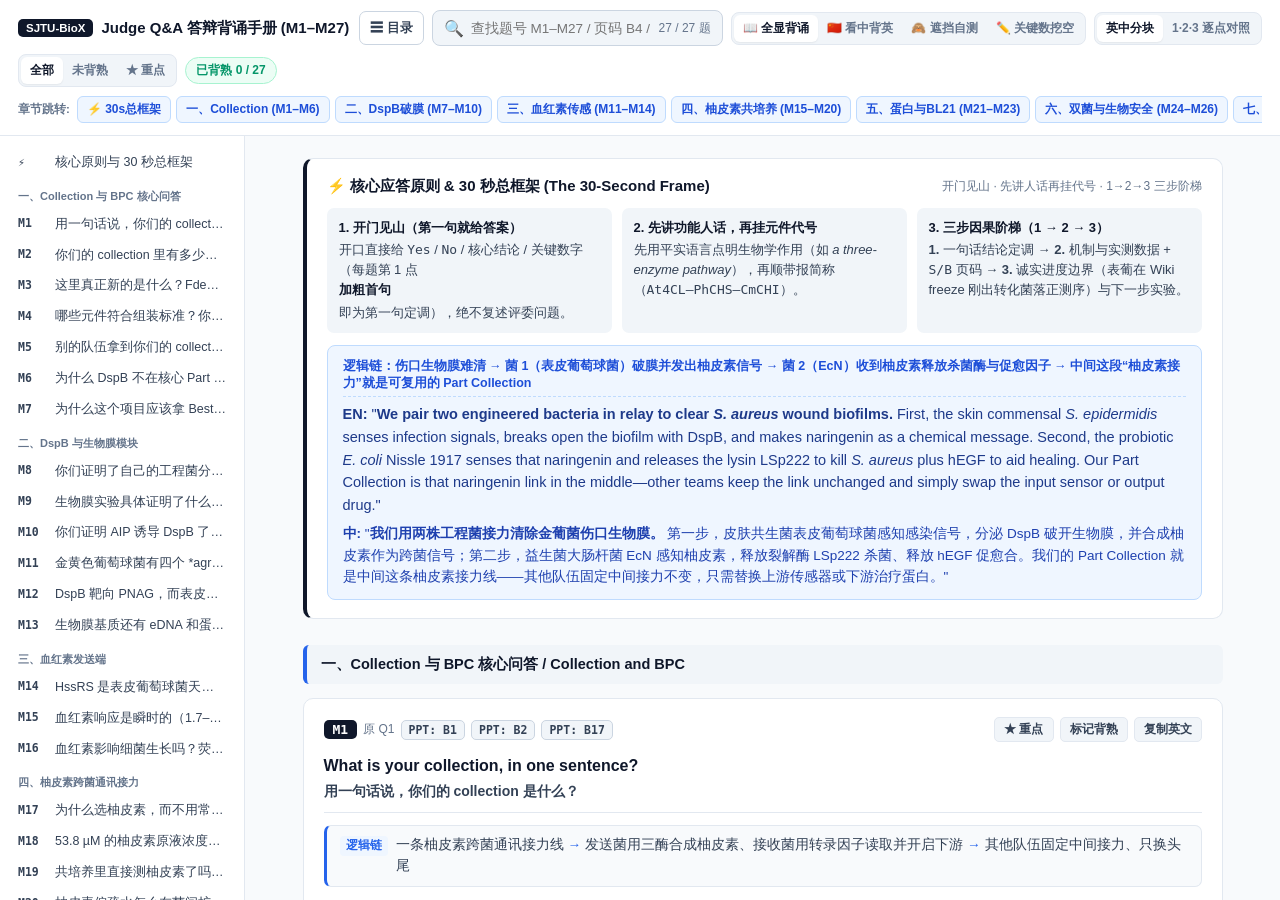
<file: Judge_QA_Memo_Revised_Bilingual.html>
<!DOCTYPE html>
<html lang="zh-CN">
<head>
  <meta charset="UTF-8">
  <meta name="viewport" content="width=device-width, initial-scale=1.0, viewport-fit=cover">
  <meta name="apple-mobile-web-app-capable" content="yes">
  <title>Judge Q&A Memo — 答辩背诵与速查手册 (SJTU-BioX-Shanghai)</title>
  <style>
    :root {
      --bg: #f8fafc;
      --card: #ffffff;
      --surface: #f1f5f9;
      --border: #e2e8f0;
      --border-strong: #cbd5e1;
      --text: #0f172a;
      --text-secondary: #334155;
      --text-muted: #64748b;
      --blue: #2563eb;
      --blue-soft: #eff6ff;
      --green: #059669;
      --green-soft: #ecfdf5;
      --amber: #d97706;
      --amber-soft: #fffbeb;
    }
    * {
      box-sizing: border-box;
      margin: 0;
      padding: 0;
      -webkit-tap-highlight-color: transparent;
    }
    html, body {
      height: 100%;
      height: 100dvh;
      background: var(--bg);
      color: var(--text);
      font-family: -apple-system, BlinkMacSystemFont, "Inter", "SF Pro Text", "PingFang SC", "Hiragino Sans GB", "Microsoft YaHei", sans-serif;
      -webkit-font-smoothing: antialiased;
      overflow: hidden;
      display: flex;
      flex-direction: column;
    }

    /* ================= Top Sticky Header ================= */
    .header {
      background: var(--card);
      border-bottom: 1px solid var(--border);
      padding: 10px 18px;
      display: flex;
      flex-direction: column;
      gap: 9px;
      flex-shrink: 0;
      z-index: 30;
    }
    .header-row1 {
      display: flex;
      align-items: center;
      gap: 8px;
      flex-wrap: wrap;
    }
    .title-group {
      display: flex;
      align-items: center;
      gap: 8px;
      margin-right: 2px;
    }
    .title-badge {
      background: var(--text);
      color: #fff;
      font-size: 11.5px;
      font-weight: 700;
      padding: 3px 8px;
      border-radius: 5px;
    }
    .title-main {
      font-size: 15px;
      font-weight: 700;
      color: var(--text);
      white-space: nowrap;
    }

    /* Search Box */
    .search-box {
      flex: 1 1 240px;
      display: flex;
      align-items: center;
      gap: 7px;
      height: 36px;
      padding: 0 11px;
      background: var(--surface);
      border: 1.5px solid var(--border-strong);
      border-radius: 8px;
      transition: all 0.15s;
    }
    .search-box:focus-within {
      background: var(--card);
      border-color: var(--blue);
      box-shadow: 0 0 0 3px rgba(37, 99, 235, 0.12);
    }
    .search-input {
      flex: 1;
      border: none;
      background: transparent;
      font-size: 13.5px;
      color: var(--text);
      outline: none;
      min-width: 110px;
    }
    .search-count {
      font-size: 12px;
      color: var(--text-muted);
      white-space: nowrap;
      font-variant-numeric: tabular-nums;
    }
    .search-clear {
      border: none;
      background: var(--border-strong);
      color: var(--text);
      width: 18px;
      height: 18px;
      border-radius: 50%;
      font-size: 11px;
      cursor: pointer;
      display: none;
      align-items: center;
      justify-content: center;
    }
    .search-clear.visible {
      display: inline-flex;
    }

    /* Segmented Controls */
    .seg-bar {
      display: inline-flex;
      background: var(--surface);
      padding: 2px;
      border-radius: 8px;
      border: 1px solid var(--border);
      flex-wrap: wrap;
    }
    .seg-btn {
      border: none;
      background: transparent;
      padding: 5px 9px;
      border-radius: 6px;
      font-size: 12px;
      font-weight: 600;
      color: var(--text-muted);
      cursor: pointer;
      white-space: nowrap;
      transition: all 0.12s;
    }
    .seg-btn:hover {
      color: var(--text);
    }
    .seg-btn.active {
      background: var(--card);
      color: var(--text);
      box-shadow: 0 1px 2px rgba(0,0,0,0.06);
    }

    .btn {
      height: 34px;
      padding: 0 10px;
      border-radius: 7px;
      border: 1px solid var(--border-strong);
      background: var(--card);
      color: var(--text-secondary);
      font-size: 12.5px;
      font-weight: 600;
      cursor: pointer;
      white-space: nowrap;
      display: inline-flex;
      align-items: center;
      gap: 5px;
    }
    .btn:hover {
      background: var(--surface);
      color: var(--text);
    }

    .progress-pill {
      font-size: 12px;
      font-weight: 600;
      color: var(--green);
      background: var(--green-soft);
      border: 1px solid #a7f3d0;
      padding: 4px 10px;
      border-radius: 999px;
      white-space: nowrap;
    }

    /* Quick Jump Bar */
    .jump-row {
      display: flex;
      align-items: center;
      gap: 5px;
      overflow-x: auto;
      -webkit-overflow-scrolling: touch;
      padding-bottom: 2px;
    }
    .jump-row::-webkit-scrollbar { height: 0; }
    .jump-tag {
      font-size: 11.5px;
      font-weight: 700;
      color: var(--text-muted);
      white-space: nowrap;
      margin-right: 2px;
    }
    .pill {
      padding: 4px 9px;
      border-radius: 6px;
      border: 1px solid var(--border);
      background: var(--surface);
      color: var(--text-secondary);
      font-size: 12px;
      font-weight: 600;
      cursor: pointer;
      white-space: nowrap;
      transition: all 0.12s;
    }
    .pill:hover {
      border-color: var(--text-secondary);
      background: var(--card);
      color: var(--text);
    }
    .pill.active {
      background: var(--text);
      color: #fff;
      border-color: var(--text);
    }
    .pill.sec-pill {
      background: var(--blue-soft);
      border-color: #bfdbfe;
      color: #1d4ed8;
    }
    .pill.sec-pill:hover {
      background: #dbeafe;
    }
    .divider {
      width: 1px;
      height: 15px;
      background: var(--border-strong);
      margin: 0 3px;
      flex-shrink: 0;
    }

    /* ================= Body Layout ================= */
    .workspace {
      flex: 1;
      display: grid;
      grid-template-columns: 245px minmax(0, 1fr);
      overflow: hidden;
    }
    .workspace.toc-collapsed {
      grid-template-columns: minmax(0, 1fr);
    }
    .workspace.toc-collapsed .sidebar {
      display: none;
    }

    /* Sidebar TOC */
    .sidebar {
      background: var(--card);
      border-right: 1px solid var(--border);
      overflow-y: auto;
      -webkit-overflow-scrolling: touch;
      padding: 12px 10px 40px;
      display: flex;
      flex-direction: column;
      gap: 2px;
    }
    .toc-group-title {
      font-size: 11px;
      font-weight: 700;
      color: var(--text-muted);
      padding: 10px 8px 4px;
      line-height: 1.35;
    }
    .toc-item {
      display: flex;
      align-items: center;
      gap: 7px;
      padding: 6px 8px;
      border-radius: 6px;
      font-size: 12.5px;
      color: var(--text-secondary);
      cursor: pointer;
      text-decoration: none;
      line-height: 1.35;
    }
    .toc-item:hover {
      background: var(--surface);
      color: var(--text);
    }
    .toc-code {
      font-family: ui-monospace, SFMono-Regular, Menlo, monospace;
      font-size: 11.5px;
      font-weight: 700;
      min-width: 30px;
    }
    .toc-title {
      flex: 1;
      overflow: hidden;
      text-overflow: ellipsis;
      white-space: nowrap;
    }
    .toc-status {
      font-size: 11px;
      flex-shrink: 0;
    }

    /* Reader Area */
    .reader {
      overflow-y: auto;
      -webkit-overflow-scrolling: touch;
      padding: 22px 28px 80px;
      scroll-behavior: smooth;
    }
    .reader-inner {
      max-width: 920px;
      margin: 0 auto;
      display: flex;
      flex-direction: column;
      gap: 16px;
    }

    /* Intro Hero Card */
    .intro-card {
      background: var(--card);
      border: 1px solid var(--border);
      border-left: 4px solid var(--text);
      border-radius: 10px;
      padding: 18px 20px;
      display: flex;
      flex-direction: column;
      gap: 12px;
      scroll-margin-top: 16px;
    }
    .intro-title {
      font-size: 15px;
      font-weight: 700;
      color: var(--text);
      display: flex;
      align-items: center;
      justify-content: space-between;
      flex-wrap: wrap;
      gap: 6px;
    }
    .rules-grid {
      display: grid;
      grid-template-columns: repeat(auto-fit, minmax(220px, 1fr));
      gap: 10px;
    }
    .rule-box {
      background: var(--surface);
      border-radius: 7px;
      padding: 10px 12px;
      font-size: 13px;
      line-height: 1.55;
      color: var(--text-secondary);
    }
    .rule-box strong {
      color: var(--text);
      display: block;
      margin-bottom: 2px;
    }
    .frame-box {
      background: var(--blue-soft);
      border: 1px solid #bfdbfe;
      border-radius: 8px;
      padding: 12px 15px;
      display: flex;
      flex-direction: column;
      gap: 6px;
    }
    .frame-logic {
      font-size: 12.5px;
      font-weight: 600;
      color: #1d4ed8;
      padding-bottom: 4px;
      border-bottom: 1px dashed #bfdbfe;
    }
    .frame-en {
      font-size: 14.5px;
      color: #1e3a8a;
      line-height: 1.58;
    }
    .frame-zh {
      font-size: 13.5px;
      color: #1e40af;
      line-height: 1.58;
    }

    /* Section Header */
    .sec-header {
      padding: 10px 14px;
      margin-top: 10px;
      background: var(--surface);
      border-left: 4px solid var(--blue);
      border-radius: 6px;
      font-size: 14.5px;
      font-weight: 700;
      color: var(--text);
      scroll-margin-top: 16px;
    }

    /* Question & Answer Card */
    .qa-card {
      background: var(--card);
      border: 1px solid var(--border);
      border-radius: 10px;
      padding: 18px 20px;
      display: flex;
      flex-direction: column;
      gap: 12px;
      scroll-margin-top: 16px;
      transition: border-color 0.15s, box-shadow 0.15s;
    }
    .qa-card:hover {
      border-color: var(--border-strong);
    }
    .qa-card.mastered {
      border-left: 4px solid var(--green);
    }
    .qa-card.starred {
      border-left: 4px solid var(--amber);
    }
    .qa-card.flash-highlight {
      border-color: var(--blue);
      box-shadow: 0 0 0 3px rgba(37, 99, 235, 0.2);
    }

    .card-top {
      display: flex;
      align-items: center;
      justify-content: space-between;
      gap: 8px;
      flex-wrap: wrap;
    }
    .card-badges {
      display: flex;
      align-items: center;
      gap: 6px;
      flex-wrap: wrap;
    }
    .m-code {
      font-family: ui-monospace, SFMono-Regular, Menlo, monospace;
      font-size: 13px;
      font-weight: 700;
      background: var(--text);
      color: #fff;
      padding: 2px 9px;
      border-radius: 5px;
    }
    .orig-q {
      font-size: 12px;
      color: var(--text-muted);
      font-weight: 500;
    }
    .slide-chip {
      font-family: ui-monospace, SFMono-Regular, Menlo, monospace;
      font-size: 11.5px;
      font-weight: 600;
      padding: 2px 7px;
      border-radius: 5px;
      background: var(--surface);
      border: 1px solid var(--border-strong);
      color: var(--text-secondary);
      cursor: pointer;
    }
    .slide-chip:hover {
      background: var(--text);
      color: #fff;
      border-color: var(--text);
    }
    .db-chip {
      font-family: ui-monospace, SFMono-Regular, Menlo, monospace;
      font-size: 11px;
      padding: 1px 6px;
      border-radius: 4px;
      background: #f8fafc;
      border: 1px dashed var(--border-strong);
      color: var(--text-muted);
    }

    .card-actions {
      display: flex;
      align-items: center;
      gap: 6px;
    }
    .act-btn {
      font-size: 12px;
      font-weight: 600;
      padding: 3px 9px;
      border-radius: 5px;
      border: 1px solid var(--border);
      background: var(--surface);
      color: var(--text-secondary);
      cursor: pointer;
    }
    .act-btn:hover {
      border-color: var(--text-secondary);
      color: var(--text);
    }
    .act-btn.star-active {
      background: var(--amber-soft);
      border-color: #fcd34d;
      color: var(--amber);
    }
    .act-btn.master-active {
      background: var(--green-soft);
      border-color: #6ee7b7;
      color: var(--green);
    }

    .q-block {
      padding-bottom: 10px;
      border-bottom: 1px solid var(--border);
      display: flex;
      flex-direction: column;
      gap: 4px;
    }
    .q-en {
      font-size: 16px;
      font-weight: 700;
      color: var(--text);
      line-height: 1.45;
    }
    .q-zh {
      font-size: 14px;
      font-weight: 600;
      color: var(--text-secondary);
      line-height: 1.45;
    }

    /* Logic Chain Box (逻辑链) */
    .logic-box {
      background: #f8fafc;
      border: 1px solid var(--border);
      border-left: 3px solid var(--blue);
      border-radius: 7px;
      padding: 9px 13px;
      font-size: 13.5px;
      line-height: 1.55;
      color: var(--text-secondary);
      display: flex;
      align-items: baseline;
      gap: 8px;
    }
    .logic-label {
      font-size: 11.5px;
      font-weight: 700;
      color: var(--blue);
      background: var(--blue-soft);
      padding: 1px 6px;
      border-radius: 4px;
      white-space: nowrap;
      flex-shrink: 0;
    }
    .logic-arrow {
      color: var(--blue);
      font-weight: 700;
      padding: 0 4px;
    }

    /* Answer Points Stack */
    .a-block {
      display: flex;
      flex-direction: column;
      gap: 12px;
    }
    .lang-group {
      display: flex;
      flex-direction: column;
      gap: 8px;
    }
    .lang-group.zh-group {
      padding-top: 10px;
      border-top: 1px dashed var(--border);
    }
    .point-row {
      display: flex;
      align-items: baseline;
      gap: 9px;
      line-height: 1.65;
    }
    .en-group .point-row {
      font-size: 14.8px;
      color: var(--text);
    }
    .zh-group .point-row {
      font-size: 14px;
      color: var(--text-secondary);
    }
    .pt-badge {
      font-family: ui-monospace, SFMono-Regular, Menlo, monospace;
      font-size: 12px;
      font-weight: 700;
      padding: 1px 6px;
      border-radius: 4px;
      flex-shrink: 0;
    }
    .en-group .pt-badge {
      background: var(--blue-soft);
      color: var(--blue);
    }
    .zh-group .pt-badge {
      background: var(--surface);
      color: var(--text-secondary);
    }
    .point-text {
      flex: 1;
    }

    /* Point-by-Point Interleaved Layout (逐点中英对照) */
    .interleaved-stack {
      display: none;
      flex-direction: column;
      gap: 10px;
    }
    body.layout-interleaved .lang-group {
      display: none;
    }
    body.layout-interleaved .interleaved-stack {
      display: flex;
    }
    .interleaved-pair {
      padding: 10px 12px;
      border: 1px solid var(--border);
      border-radius: 7px;
      background: #fcfcfd;
      display: flex;
      flex-direction: column;
      gap: 6px;
    }

    /* Key Terms & Cloze Blanks */
    .key-term {
      font-weight: 700;
      color: #0f172a;
      background: #f1f5f9;
      padding: 0 4px;
      border-radius: 3px;
      border-bottom: 1.5px solid #94a3b8;
      transition: all 0.15s;
    }
    body.mode-cloze .key-term:not(.revealed) {
      color: transparent;
      background: #cbd5e1;
      border-bottom-color: #64748b;
      cursor: pointer;
      user-select: none;
    }

    /* Blur Modes for Active Recall */
    body.mode-hide-all .a-block:not(.revealed) .en-group,
    body.mode-hide-all .a-block:not(.revealed) .zh-group,
    body.mode-hide-all .a-block:not(.revealed) .interleaved-stack,
    body.mode-hide-all .a-block:not(.revealed) .logic-box {
      filter: blur(7px);
      user-select: none;
      cursor: pointer;
    }
    body.mode-zh-cue .a-block:not(.revealed) .en-group,
    body.mode-zh-cue .a-block:not(.revealed) .interleaved-en {
      filter: blur(7px);
      user-select: none;
      cursor: pointer;
    }
    .reveal-hint {
      display: none;
      font-size: 12px;
      color: var(--blue);
      font-weight: 600;
      cursor: pointer;
    }
    body.mode-hide-all .a-block:not(.revealed) .reveal-hint,
    body.mode-zh-cue .a-block:not(.revealed) .reveal-hint {
      display: inline-block;
    }

    mark {
      background: #fef08a;
      color: #0f172a;
      font-weight: 700;
      padding: 0 2px;
      border-radius: 2px;
    }

    @media (pointer: coarse), (max-width: 1024px) {
      .btn, .search-box { height: 38px; }
      .pill { padding: 6px 11px; font-size: 12.5px; }
      .toc-item { padding: 8px 9px; font-size: 13px; }
      .reader { padding: 16px 16px 70px; }
    }
    @media (max-width: 760px) {
      .workspace { grid-template-columns: 1fr; }
      .sidebar { display: none; }
      .workspace.mobile-toc-open { grid-template-columns: 220px 1fr; }
      .workspace.mobile-toc-open .sidebar { display: flex; }
    }
  </style>
</head>
<body>

<header class="header">
  <div class="header-row1">
    <div class="title-group">
      <span class="title-badge">SJTU-BioX</span>
      <span class="title-main">Judge Q&amp;A 答辩背诵手册 (M1–M27)</span>
    </div>

    <button class="btn" id="toggleTocBtn" title="展开/收起左侧目录">☰ 目录</button>

    <!-- Search Input -->
    <div class="search-box">
      <span>🔍</span>
      <input type="text" class="search-input" id="searchInput" placeholder="查找题号 M1–M27 / 页码 B4 / 关键词 (如 表葡、测序、自杀开关、53.8、two bands)...">
      <span class="search-count" id="searchCount">27 / 27 题</span>
      <button class="search-clear" id="searchClearBtn" title="清空">✕</button>
    </div>

    <!-- Recitation Mode Switcher -->
    <div class="seg-bar" id="modeBar">
      <button class="seg-btn active" data-mode="read">📖 全显背诵</button>
      <button class="seg-btn" data-mode="zh-cue">🇨🇳 看中背英</button>
      <button class="seg-btn" data-mode="hide-all">🙈 遮挡自测</button>
      <button class="seg-btn" data-mode="cloze">✏️ 关键数挖空</button>
    </div>

    <!-- Layout Switcher (整段上下 vs 1·2·3逐点对照) -->
    <div class="seg-bar" id="layoutBar">
      <button class="seg-btn active" data-layout="grouped" title="英文 1·2·3 在上，中文 1·2·3 在下">英中分块</button>
      <button class="seg-btn" data-layout="interleaved" title="第1点英中对照 → 第2点英中对照 → 第3点英中对照">1·2·3 逐点对照</button>
    </div>

    <!-- Filter by Mastery / Star -->
    <div class="seg-bar" id="statusFilterBar">
      <button class="seg-btn active" data-status="all">全部</button>
      <button class="seg-btn" data-status="unmastered">未背熟</button>
      <button class="seg-btn" data-status="starred">★ 重点</button>
    </div>

    <span class="progress-pill" id="progressPill">已背熟 0 / 27</span>
  </div>

  <!-- Module & Slide Jump Bar -->
  <div class="jump-row" id="jumpRow"></div>
</header>

<div class="workspace" id="workspace">
  <!-- Left Directory Sidebar -->
  <aside class="sidebar" id="sidebar"></aside>

  <!-- Main Reader -->
  <main class="reader" id="reader">
    <div class="reader-inner" id="readerInner">
      <!-- 30-Second Frame & Core Principles Card -->
      <section class="intro-card" id="sec-intro">
        <div class="intro-title">
          <span>⚡ 核心应答原则 &amp; 30 秒总框架 (The 30-Second Frame)</span>
          <span style="font-size:12px;color:var(--text-muted);font-weight:500;">开门见山 · 先讲人话再挂代号 · 1→2→3 三步阶梯</span>
        </div>
        <div class="rules-grid">
          <div class="rule-box">
            <strong>1. 开门见山（第一句就给答案）</strong>
            开口直接给 <code>Yes</code> / <code>No</code> / 核心结论 / 关键数字（每题第 1 点<strong>加粗首句</strong>即为第一句定调），绝不复述评委问题。
          </div>
          <div class="rule-box">
            <strong>2. 先讲功能人话，再挂元件代号</strong>
            先用平实语言点明生物学作用（如 <i>a three-enzyme pathway</i>），再顺带报简称（<code>At4CL–PhCHS–CmCHI</code>）。
          </div>
          <div class="rule-box">
            <strong>3. 三步因果阶梯（1 → 2 → 3）</strong>
            <b>1.</b> 一句话结论定调 → <b>2.</b> 机制与实测数据 + <code>S/B</code> 页码 → <b>3.</b> 诚实进度边界（表葡在 Wiki freeze 刚出转化菌落正测序）与下一步实验。
          </div>
        </div>
        <div class="frame-box">
          <div class="frame-logic">逻辑链：伤口生物膜难清 → 菌 1（表皮葡萄球菌）破膜并发出柚皮素信号 → 菌 2（EcN）收到柚皮素释放杀菌酶与促愈因子 → 中间这段“柚皮素接力”就是可复用的 Part Collection</div>
          <div class="frame-en"><b>EN:</b> "<b>We pair two engineered bacteria in relay to clear <i>S. aureus</i> wound biofilms.</b> First, the skin commensal <i>S. epidermidis</i> senses infection signals, breaks open the biofilm with DspB, and makes naringenin as a chemical message. Second, the probiotic <i>E. coli</i> Nissle 1917 senses that naringenin and releases the lysin LSp222 to kill <i>S. aureus</i> plus hEGF to aid healing. Our Part Collection is that naringenin link in the middle—other teams keep the link unchanged and simply swap the input sensor or output drug."</div>
          <div class="frame-zh"><b>中:</b> "<b>我们用两株工程菌接力清除金葡菌伤口生物膜。</b> 第一步，皮肤共生菌表皮葡萄球菌感知感染信号，分泌 DspB 破开生物膜，并合成柚皮素作为跨菌信号；第二步，益生菌大肠杆菌 EcN 感知柚皮素，释放裂解酶 LSp222 杀菌、释放 hEGF 促愈合。我们的 Part Collection 就是中间这条柚皮素接力线——其他队伍固定中间接力不变，只需替换上游传感器或下游治疗蛋白。"</div>
        </div>
      </section>

      <!-- M1-M27 Container -->
      <div id="cardsContainer" style="display:flex;flex-direction:column;gap:14px;"></div>
    </div>
  </main>
</div>

<script>
const MEMO_ITEMS = [{"code": "M1", "orig": "原 Q1", "sec_idx": 1, "section": "一、Collection 与 BPC 核心问答 / Collection and BPC", "q_en": "What is your collection, in one sentence?", "q_zh": "用一句话说，你们的 collection 是什么？", "logic": "一条柚皮素跨菌通讯接力线 → 发送菌用三酶合成柚皮素、接收菌用转录因子读取并开启下游 → 其他队伍固定中间接力、只换头尾", "points_en": ["**It is a plug-and-play naringenin communication link between two bacteria.**", "A sender strain synthesizes naringenin through a three-enzyme pathway (`At4CL–PhCHS–CmCHI`), and a receiver strain senses it with a transcription factor (`FdeR/PfdeAR`) to switch on downstream genes.", "Other teams keep this middle signaling link fixed and swap only the upstream sensor or downstream therapeutic cargo."], "points_zh": ["**它是一条即插即用的“柚皮素跨菌通讯接力线”。**", "发送菌通过三酶通路（`At4CL–PhCHS–CmCHI`）合成柚皮素，接收菌通过转录因子（`FdeR/PfdeAR`）读取柚皮素并开启下游基因。", "其他团队固定中间这段通讯链路不变，只需按需替换上游传感器或下游功能载荷。"], "a_en": "1. **It is a plug-and-play naringenin communication link between two bacteria.**\n2. A sender strain synthesizes naringenin through a three-enzyme pathway (`At4CL–PhCHS–CmCHI`), and a receiver strain senses it with a transcription factor (`FdeR/PfdeAR`) to switch on downstream genes.\n3. Other teams keep this middle signaling link fixed and swap only the upstream sensor or downstream therapeutic cargo.", "a_zh": "1. **它是一条即插即用的“柚皮素跨菌通讯接力线”。**\n2. 发送菌通过三酶通路（`At4CL–PhCHS–CmCHI`）合成柚皮素，接收菌通过转录因子（`FdeR/PfdeAR`）读取柚皮素并开启下游基因。\n3. 其他团队固定中间这段通讯链路不变，只需按需替换上游传感器或下游功能载荷。", "evidence": "`B1`, `B2`, `B17`", "refs": ["B1", "B2", "B17"], "db_refs": []}, {"code": "M2", "orig": "原 Q3 + Q46", "sec_idx": 1, "section": "一、Collection 与 BPC 核心问答 / Collection and BPC", "q_en": "How many parts are in the collection, and which ones are functionally validated?", "q_zh": "你们的 collection 里有多少个 part？哪些已经完成了功能验证？", "logic": "13 个核心复合元件 + 4 个辅助测试元件（拆分内部基础元件后共登记 38 条） → 5 大模块已拿到实测数据 → 其余目标底盘质粒已测序或正在转化验证", "points_en": ["**Our collection has 13 core composite constructs and 4 auxiliary test constructs on Slide B17.** The Wiki lists 38 Registry entries because each basic part inside those constructs (`At4CL`, `PhCHS`, `CmCHI`, `FdeR`, `PelB`, `sfGFP`) is also registered individually.", "**Five functional modules have wet-lab data:** heme sensing in *S. epidermidis* (B7/B8), naringenin synthesis in BL21 (B9/B10), naringenin sensing in EcN (B11), 1:1 co-culture signaling (B12), and `LSp222`/`hEGF` protein expression (B14–B16).", "The remaining target-host constructs are sequence-verified and either already in EcN/*S. epidermidis* or completing *S. epidermidis* transformation."], "points_zh": ["**Collection 包含 13 个核心复合构建体和 4 个辅助测试构建体（见 B17 页）。** Wiki 共列出 38 个词条，是因为把复合构建体内部的基础元件（`At4CL`、`PhCHS`、`CmCHI`、`FdeR`、`PelB`、`sfGFP`）也逐一单独登记了。", "**已有 5 块拿到湿实验功能数据：** 表皮葡萄球菌血红素传感（B7/B8）、BL21 柚皮素合成（B9/B10）、EcN 柚皮素响应（B11）、1:1 共培养通讯（B12），以及 `LSp222`/`hEGF` 蛋白表达与活性（B14–B16）。", "其余目标底盘构建体均已完成测序，部分已转入目标菌株，剩余正处于表皮葡萄球菌转化验证阶段。"], "a_en": "1. **Our collection has 13 core composite constructs and 4 auxiliary test constructs on Slide B17.** The Wiki lists 38 Registry entries because each basic part inside those constructs (`At4CL`, `PhCHS`, `CmCHI`, `FdeR`, `PelB`, `sfGFP`) is also registered individually.\n2. **Five functional modules have wet-lab data:** heme sensing in *S. epidermidis* (B7/B8), naringenin synthesis in BL21 (B9/B10), naringenin sensing in EcN (B11), 1:1 co-culture signaling (B12), and `LSp222`/`hEGF` protein expression (B14–B16).\n3. The remaining target-host constructs are sequence-verified and either already in EcN/*S. epidermidis* or completing *S. epidermidis* transformation.", "a_zh": "1. **Collection 包含 13 个核心复合构建体和 4 个辅助测试构建体（见 B17 页）。** Wiki 共列出 38 个词条，是因为把复合构建体内部的基础元件（`At4CL`、`PhCHS`、`CmCHI`、`FdeR`、`PelB`、`sfGFP`）也逐一单独登记了。\n2. **已有 5 块拿到湿实验功能数据：** 表皮葡萄球菌血红素传感（B7/B8）、BL21 柚皮素合成（B9/B10）、EcN 柚皮素响应（B11）、1:1 共培养通讯（B12），以及 `LSp222`/`hEGF` 蛋白表达与活性（B14–B16）。\n3. 其余目标底盘构建体均已完成测序，部分已转入目标菌株，剩余正处于表皮葡萄球菌转化验证阶段。", "evidence": "`B17`", "refs": ["B17"], "db_refs": []}, {"code": "M3", "orig": "原 Q2 + Q28", "sec_idx": 1, "section": "一、Collection 与 BPC 核心问答 / Collection and BPC", "q_en": "What is actually new here? FdeR and naringenin are already known.", "q_zh": "这里真正新的是什么？FdeR 和柚皮素都不是新东西。", "logic": "创新在于把柚皮素从“单菌胞内探针”变成“跨菌种胞外信使” → 前人只在产菌内部测产量，我们让发送菌分泌到胞外去激活另一株益生菌 → 并封装成可换头尾的双菌工具箱", "points_en": ["**What is new is using naringenin as an exported cell-to-cell signal between two bacterial species.**", "Earlier work—such as Xiu et al. (2017)—only sensed naringenin inside the same cell that made it to screen metabolic yield. We export naringenin into the medium so one bacterium can switch on a second probiotic species (B12).", "By pairing this link with modular input promoters and output cargos, we turned a known metabolic pathway into a reusable two-strain communication toolkit (B2)."], "points_zh": ["**核心创新在于把柚皮素用作两种细菌之间的“胞外跨菌通讯信号”。**", "前人工作（如 Xiu 等，2017）只在产菌内部检测柚皮素来筛选高产菌株；我们则让发送菌把柚皮素分泌到胞外，去激活另一株益生菌执行下游功能（B12）。", "再配上两端可替换的输入启动子与输出基因，就把已知代谢通路升级成了通用的双菌协作工具箱（B2）。"], "a_en": "1. **What is new is using naringenin as an exported cell-to-cell signal between two bacterial species.**\n2. Earlier work—such as Xiu et al. (2017)—only sensed naringenin inside the same cell that made it to screen metabolic yield. We export naringenin into the medium so one bacterium can switch on a second probiotic species (B12).\n3. By pairing this link with modular input promoters and output cargos, we turned a known metabolic pathway into a reusable two-strain communication toolkit (B2).", "a_zh": "1. **核心创新在于把柚皮素用作两种细菌之间的“胞外跨菌通讯信号”。**\n2. 前人工作（如 Xiu 等，2017）只在产菌内部检测柚皮素来筛选高产菌株；我们则让发送菌把柚皮素分泌到胞外，去激活另一株益生菌执行下游功能（B12）。\n3. 再配上两端可替换的输入启动子与输出基因，就把已知代谢通路升级成了通用的双菌协作工具箱（B2）。", "evidence": "`S4`, `B2`, `B3`", "refs": ["S4", "B2", "B3"], "db_refs": []}, {"code": "M4", "orig": "原 Q4 + Q7", "sec_idx": 1, "section": "一、Collection 与 BPC 核心问答 / Collection and BPC", "q_en": "Which parts are assembly-compatible, and how do you handle attribution for borrowed parts?", "q_zh": "哪些元件符合组装标准？你们怎么处理其他队伍元件的归属？", "logic": "无标签版符合 RFC10、合成通路符合 RFC1000 → 4 个带 PelB–6×His 的分泌元件因内部酶切位点采用 Gibson/Type IIS 组装 → 所有借用元件均标明原始团队与编号", "points_en": ["**Untagged `NrSr–hEGF` is RFC10-compatible, and `T7–Nr` is RFC1000-compatible.**", "The four `PelB`–`6xHis` secretion constructs contain internal restriction sites, so we assemble them by Gibson or Type IIS cloning and flag those sites on Slide B17.", "**Every borrowed part credits its original Registry ID:** `FdeR` from AISSU_Union 2021 (`BBa_K4012026`), `PelB` from TJUSLS-China 2024 (`BBa_K5292306`), and `AgrCA–P2/P3` from our 2025 team (`BBa_25NOD1M0` / `BBa_25DXVP8T`)."], "points_zh": ["**无标签版 `NrSr–hEGF` 符合 RFC10 标准，`T7–Nr` 符合 RFC1000 标准。**", "另外 4 个带 `PelB` 信号肽与 `6×His` 标签的分泌构建体因含内部酶切位点，采用 Gibson 或 Type IIS 组装，并在 B17 页明确注明。", "**所有借用元件均在 Registry 标明原始团队与编号：** `FdeR` 引自 AISSU_Union 2021（`BBa_K4012026`），`PelB` 引自 TJUSLS-China 2024（`BBa_K5292306`），`AgrCA–P2/P3` 引自本队 2025 年元件（`BBa_25NOD1M0` / `BBa_25DXVP8T`）。"], "a_en": "1. **Untagged `NrSr–hEGF` is RFC10-compatible, and `T7–Nr` is RFC1000-compatible.**\n2. The four `PelB`–`6xHis` secretion constructs contain internal restriction sites, so we assemble them by Gibson or Type IIS cloning and flag those sites on Slide B17.\n3. **Every borrowed part credits its original Registry ID:** `FdeR` from AISSU_Union 2021 (`BBa_K4012026`), `PelB` from TJUSLS-China 2024 (`BBa_K5292306`), and `AgrCA–P2/P3` from our 2025 team (`BBa_25NOD1M0` / `BBa_25DXVP8T`).", "a_zh": "1. **无标签版 `NrSr–hEGF` 符合 RFC10 标准，`T7–Nr` 符合 RFC1000 标准。**\n2. 另外 4 个带 `PelB` 信号肽与 `6×His` 标签的分泌构建体因含内部酶切位点，采用 Gibson 或 Type IIS 组装，并在 B17 页明确注明。\n3. **所有借用元件均在 Registry 标明原始团队与编号：** `FdeR` 引自 AISSU_Union 2021（`BBa_K4012026`），`PelB` 引自 TJUSLS-China 2024（`BBa_K5292306`），`AgrCA–P2/P3` 引自本队 2025 年元件（`BBa_25NOD1M0` / `BBa_25DXVP8T`）。", "evidence": "`B17`（及 Wiki Parts 页面）", "refs": ["B17"], "db_refs": []}, {"code": "M5", "orig": "原 Q5 + Q45", "sec_idx": 1, "section": "一、Collection 与 BPC 核心问答 / Collection and BPC", "q_en": "What can another team do with this collection tomorrow?", "q_zh": "别的队伍拿到你们的 collection 可以怎么复用？", "logic": "第 1 步先用荧光版验证接收菌能响应 → 第 2 步配对发送端并只换上游传感器或下游药物 → 举例：肠道团队换炎症传感器+抗炎因子，烧伤团队换假单胞菌传感器+绿脓菌素", "points_en": ["**First, they put `NrSr–sfGFP` into their receiver strain and verify fluorescence response with added naringenin (B11).**", "Second, they pair that receiver with our `Nr` sender and swap only the upstream disease-sensing promoter or the downstream therapeutic gene (B2).", "For example, a gut team can plug in an inflammation promoter (`ThsSR` or `NorR`) upstream and `IL-10` downstream, while a burn-wound team can swap in a *Pseudomonas* sensor and a pyocin."], "points_zh": ["**第一步，先把报告载体 `NrSr–sfGFP` 转入他们的接收菌，外加柚皮素确认荧光响应正常（B11）。**", "第二步，配对我们的 `Nr` 发送模块，保持中间柚皮素链路不动，只替换上游疾病传感启动子或下游治疗基因（B2）。", "例如：肠道团队可在上游换入炎症启动子（`ThsSR` 或 `NorR`）、在下游换入抗炎因子 `IL-10`；烧伤团队则可换入铜绿假单胞菌传感器与绿脓菌素。"], "a_en": "1. **First, they put `NrSr–sfGFP` into their receiver strain and verify fluorescence response with added naringenin (B11).**\n2. Second, they pair that receiver with our `Nr` sender and swap only the upstream disease-sensing promoter or the downstream therapeutic gene (B2).\n3. For example, a gut team can plug in an inflammation promoter (`ThsSR` or `NorR`) upstream and `IL-10` downstream, while a burn-wound team can swap in a *Pseudomonas* sensor and a pyocin.", "a_zh": "1. **第一步，先把报告载体 `NrSr–sfGFP` 转入他们的接收菌，外加柚皮素确认荧光响应正常（B11）。**\n2. 第二步，配对我们的 `Nr` 发送模块，保持中间柚皮素链路不动，只替换上游疾病传感启动子或下游治疗基因（B2）。\n3. 例如：肠道团队可在上游换入炎症启动子（`ThsSR` 或 `NorR`）、在下游换入抗炎因子 `IL-10`；烧伤团队则可换入铜绿假单胞菌传感器与绿脓菌素。", "evidence": "`B2`, `B12`, `B17`", "refs": ["B2", "B12", "B17"], "db_refs": []}, {"code": "M6", "orig": "原 Q6", "sec_idx": 1, "section": "一、Collection 与 BPC 核心问答 / Collection and BPC", "q_en": "Why is DspB not in the core Part Collection?", "q_zh": "为什么 DspB 不在核心 Part Collection 里？", "logic": "核心 Collection 聚焦“通用跨菌通讯” → DspB 装在葡萄球菌专用穿梭质粒上，拆开可避免其他队伍被迫引入葡萄球菌载体 → DspB 独立作为破膜模块完整归档", "points_en": ["**We kept the core Collection focused strictly on the general-purpose naringenin communication link (B2, B17).**", "Our `DspB` constructs sit on *Staphylococcus*-specific shuttle plasmids (`pBUS1` and `pLI50`). Keeping `DspB` separate lets teams working in gut or Gram-negative bacteria reuse the signaling link without importing staphylococcal vectors.", "All `DspB` constructs and biofilm data are documented separately as Module 1 on Slides B5, B6, B13, B18, and B19."], "points_zh": ["**因为我们将核心 Collection 严格聚焦在通用的“柚皮素跨菌通讯链路”上（B2、B17）。**", "破膜酶 `DspB` 搭载在葡萄球菌专用穿梭质粒（`pBUS1` 和 `pLI50`）上；将两者分开后，做肠道或革兰氏阴性菌的团队复用通讯链路时，就不必连带引入葡萄球菌载体。", "`DspB` 相关元件与破膜数据已作为独立的模块一，在 B5、B6、B13、B18、B19 页完整展示。"], "a_en": "1. **We kept the core Collection focused strictly on the general-purpose naringenin communication link (B2, B17).**\n2. Our `DspB` constructs sit on *Staphylococcus*-specific shuttle plasmids (`pBUS1` and `pLI50`). Keeping `DspB` separate lets teams working in gut or Gram-negative bacteria reuse the signaling link without importing staphylococcal vectors.\n3. All `DspB` constructs and biofilm data are documented separately as Module 1 on Slides B5, B6, B13, B18, and B19.", "a_zh": "1. **因为我们将核心 Collection 严格聚焦在通用的“柚皮素跨菌通讯链路”上（B2、B17）。**\n2. 破膜酶 `DspB` 搭载在葡萄球菌专用穿梭质粒（`pBUS1` 和 `pLI50`）上；将两者分开后，做肠道或革兰氏阴性菌的团队复用通讯链路时，就不必连带引入葡萄球菌载体。\n3. `DspB` 相关元件与破膜数据已作为独立的模块一，在 B5、B6、B13、B18、B19 页完整展示。", "evidence": "`B2`, `B5`, `B17`, `B18`", "refs": ["B2", "B5", "B17", "B18"], "db_refs": []}, {"code": "M7", "orig": "原 Q44", "sec_idx": 1, "section": "一、Collection 与 BPC 核心问答 / Collection and BPC", "q_en": "Why should this project win Best Part Collection?", "q_zh": "为什么这个项目应该拿 Best Part Collection？", "logic": "给出的是一整条跑通的双菌通讯链路而非零散元件 → 两端定量参数严密咬合（合成 53.8 µM 对齐激活阈值 ≥50 µM，1:1 共培养直接点亮，双蛋白输出验证） → 阈值和替换接口清晰、拿来即用", "points_en": ["**Because it gives future teams a tested inter-bacterial communication link, not just a list of standalone parts (B2).**", "Both ends of the link are quantitatively matched: 53.8 µM sender output (B9/B10) clears the 50 µM receiver threshold across a 50–400 µM range (B11), activates 1:1 co-culture without added inducer (B12), and pairs with two validated protein cargos (B14–B16).", "With clear thresholds and modular swap sites on Slide B17, other teams can wire new two-strain systems right away."], "points_zh": ["**因为它为后续团队提供了一条已经跑通的双菌通讯链路，而不是孤立零散的元件列表（B2）。**", "链路两端的定量参数是互相咬合的：发送端产出 53.8 µM（B9/B10），跨过接收端 50 µM 门槛并覆盖 50–400 µM 响应区间（B11），在无外源诱导下跑通 1:1 共培养点亮（B12），且配套验证了两个治疗蛋白输出（B14–B16）。", "配合 B17 页清晰的阈值说明与模块化替换接口，其他队伍拿来就能快速搭建新的双菌系统。"], "a_en": "1. **Because it gives future teams a tested inter-bacterial communication link, not just a list of standalone parts (B2).**\n2. Both ends of the link are quantitatively matched: 53.8 µM sender output (B9/B10) clears the 50 µM receiver threshold across a 50–400 µM range (B11), activates 1:1 co-culture without added inducer (B12), and pairs with two validated protein cargos (B14–B16).\n3. With clear thresholds and modular swap sites on Slide B17, other teams can wire new two-strain systems right away.", "a_zh": "1. **因为它为后续团队提供了一条已经跑通的双菌通讯链路，而不是孤立零散的元件列表（B2）。**\n2. 链路两端的定量参数是互相咬合的：发送端产出 53.8 µM（B9/B10），跨过接收端 50 µM 门槛并覆盖 50–400 µM 响应区间（B11），在无外源诱导下跑通 1:1 共培养点亮（B12），且配套验证了两个治疗蛋白输出（B14–B16）。\n3. 配合 B17 页清晰的阈值说明与模块化替换接口，其他队伍拿来就能快速搭建新的双菌系统。", "evidence": "`B2`, `B9–B12`, `B17`", "refs": ["B2", "B9", "B12", "B17"], "db_refs": []}, {"code": "M8", "orig": "原 Q8", "sec_idx": 2, "section": "二、DspB 与生物膜模块 / DspB and Biofilm Module", "q_en": "Did you show that your engineered strain secretes DspB?", "q_zh": "你们证明了自己的工程菌分泌 DspB 吗？", "logic": "还没测到工程菌上清里的 DspB 蛋白 → 已走通三步前置证据：测序 99% 一致、组成型质粒已转入表皮葡萄球菌、商业纯酶 18 h 清除 >84% 成熟生物膜 → 下一步浓缩上清做 Western 与破膜活性", "points_en": ["**No—we have not yet detected DspB protein directly in our engineered strain's supernatant.**", "Three building blocks are in place: cloned `Sec/SPII–DspB–6xHis` matches 965/971 bp by Sanger sequencing (99% identity, B6), constitutive `pBUS1–Pcap–DspB` is transformed into *S. epidermidis* ATCC 12228 (colony PCR, B5), and commercial DspB clears >84% of mature *S. aureus* biofilm in 18 hours (B13).", "Next, we will concentrate that engineered ATCC 12228 supernatant for an anti-His Western blot and a conditioned-medium biofilm assay (B18)."], "points_zh": ["**还没有——我们尚未在工程菌上清中直接检出分泌的 DspB 蛋白。**", "目前已完成三项前置验证：克隆的 `Sec/SPII–DspB–6xHis` 测序匹配 965/971 bp（99% 一致，B6）、组成型 `pBUS1–Pcap–DspB` 已转入表皮葡萄球菌 ATCC 12228 并经菌落 PCR 确认（B5）、商业 DspB 在 18 小时内可清除 >84% 成熟金葡菌生物膜（B13）。", "下一步我们将超滤浓缩这株工程菌的上清，完成 Anti-His Western blot 与上清破膜实验（B18）。"], "a_en": "1. **No—we have not yet detected DspB protein directly in our engineered strain's supernatant.**\n2. Three building blocks are in place: cloned `Sec/SPII–DspB–6xHis` matches 965/971 bp by Sanger sequencing (99% identity, B6), constitutive `pBUS1–Pcap–DspB` is transformed into *S. epidermidis* ATCC 12228 (colony PCR, B5), and commercial DspB clears >84% of mature *S. aureus* biofilm in 18 hours (B13).\n3. Next, we will concentrate that engineered ATCC 12228 supernatant for an anti-His Western blot and a conditioned-medium biofilm assay (B18).", "a_zh": "1. **还没有——我们尚未在工程菌上清中直接检出分泌的 DspB 蛋白。**\n2. 目前已完成三项前置验证：克隆的 `Sec/SPII–DspB–6xHis` 测序匹配 965/971 bp（99% 一致，B6）、组成型 `pBUS1–Pcap–DspB` 已转入表皮葡萄球菌 ATCC 12228 并经菌落 PCR 确认（B5）、商业 DspB 在 18 小时内可清除 >84% 成熟金葡菌生物膜（B13）。\n3. 下一步我们将超滤浓缩这株工程菌的上清，完成 Anti-His Western blot 与上清破膜实验（B18）。", "evidence": "`B5`, `B6`, `B13`, `B18`", "refs": ["B5", "B6", "B13", "B18"], "db_refs": []}, {"code": "M9", "orig": "原 Q9 + Q10", "sec_idx": 2, "section": "二、DspB 与生物膜模块 / DspB and Biofilm Module", "q_en": "What did your biofilm assay prove, and does crystal violet distinguish dispersal from killing?", "q_zh": "生物膜实验具体证明了什么？结晶紫能区分“分散基质”与“杀菌”吗？", "logic": "证明商业 DspB 18 h 剥离 >84% 成熟生物膜（OD590 从 0.6 降到 0.1） → 结晶紫测附着总残留量，DspB 只水解多糖“拆护盾”不杀菌 → 裸露后的杀菌任务交给下游 LSp222", "points_en": ["**It proves that DspB detaches >84% of pre-formed, mature *S. aureus* biofilm within 18 hours, dropping crystal-violet $\\text{OD}_{590}$ from ~0.6 to ~0.1 (B13).**", "**Crystal violet measures attached biomass, not bacterial death.** Because DspB is a glycoside hydrolase that cleaves PNAG polysaccharides, its role is stripping away the biofilm matrix rather than lysing cells.", "Once the biofilm shield is removed, bactericidal killing is carried out downstream by our lysin `LSp222` (S2, B15–B16)."], "points_zh": ["**它证明 DspB 能在 18 小时内剥离 >84% 预先成熟的金葡菌生物膜，使结晶紫 $\\text{OD}_{590}$ 从 ~0.6 降至 ~0.1（B13）。**", "**结晶紫染的是附着总生物量，不能区分分散与杀菌。** DspB 作为切割 PNAG 多糖的水解酶，任务是“拆掉生物膜护盾”，本身不杀灭细菌。", "护盾拆开、细菌裸露后，真正的杀菌由下游释放的裂解酶 `LSp222` 完成（S2、B15–B16）。"], "a_en": "1. **It proves that DspB detaches >84% of pre-formed, mature *S. aureus* biofilm within 18 hours, dropping crystal-violet $\\text{OD}_{590}$ from ~0.6 to ~0.1 (B13).**\n2. **Crystal violet measures attached biomass, not bacterial death.** Because DspB is a glycoside hydrolase that cleaves PNAG polysaccharides, its role is stripping away the biofilm matrix rather than lysing cells.\n3. Once the biofilm shield is removed, bactericidal killing is carried out downstream by our lysin `LSp222` (S2, B15–B16).", "a_zh": "1. **它证明 DspB 能在 18 小时内剥离 >84% 预先成熟的金葡菌生物膜，使结晶紫 $\\text{OD}_{590}$ 从 ~0.6 降至 ~0.1（B13）。**\n2. **结晶紫染的是附着总生物量，不能区分分散与杀菌。** DspB 作为切割 PNAG 多糖的水解酶，任务是“拆掉生物膜护盾”，本身不杀灭细菌。\n3. 护盾拆开、细菌裸露后，真正的杀菌由下游释放的裂解酶 `LSp222` 完成（S2、B15–B16）。", "evidence": "`S2`, `B13`, `B18`", "refs": ["S2", "B13", "B18"], "db_refs": []}, {"code": "M10", "orig": "原 Q11 + Q12", "sec_idx": 2, "section": "二、DspB 与生物膜模块 / DspB and Biofilm Module", "q_en": "Did you show AIP induction of DspB, and why use AIP induction instead of constitutive DspB?", "q_zh": "你们证明 AIP 诱导 DspB 了吗？为什么不用组成型 DspB？", "logic": "尚未测完诱导（质粒已测序，表皮葡萄球菌转化平板在 Wiki freeze 刚出菌落正测序） → 用 AIP 诱导是为了只在有金葡菌时按需产酶省能耗 → 组成型菌株已转入底盘，留作分泌测定阳性对照", "points_en": ["**Not yet—the inducible plasmid is sequence-verified, and our *S. epidermidis* transformant colonies are now being sequenced.** Our 2025 team validated the `AgrCA–P2/P3` sensor with GFP, and this year we swapped in secreted `DspB`; transforming this large `pLI50` plasmid into *S. epidermidis* is hard, and colonies just appeared at Wiki freeze (B19).", "**We use AIP induction so the sender makes DspB only when *S. aureus* is present, saving metabolic energy.**", "Meanwhile, constitutive `pBUS1–Pcap–DspB` is already in *S. epidermidis* ATCC 12228 (B5) as our positive control for secretion assays."], "points_zh": ["**还没有完成诱导测试——诱导型质粒已测序正确，转化菌落正在测序确认。** 上游 `AgrCA–P2/P3` 传感器去年已用 GFP 验证，今年我们换上了分泌型 `DspB`；大质粒 `pLI50` 转入表皮葡萄球菌难度很大，Wiki freeze 时平板刚长出菌落（B19）。", "**采用 AIP 诱导是为了只在检测到金葡菌信号时才按需产酶，减轻底盘日常代谢负担。**", "同时，组成型 `pBUS1–Pcap–DspB` 已成功转入 ATCC 12228（B5），将作为上清分泌实验的阳性对照。"], "a_en": "1. **Not yet—the inducible plasmid is sequence-verified, and our *S. epidermidis* transformant colonies are now being sequenced.** Our 2025 team validated the `AgrCA–P2/P3` sensor with GFP, and this year we swapped in secreted `DspB`; transforming this large `pLI50` plasmid into *S. epidermidis* is hard, and colonies just appeared at Wiki freeze (B19).\n2. **We use AIP induction so the sender makes DspB only when *S. aureus* is present, saving metabolic energy.**\n3. Meanwhile, constitutive `pBUS1–Pcap–DspB` is already in *S. epidermidis* ATCC 12228 (B5) as our positive control for secretion assays.", "a_zh": "1. **还没有完成诱导测试——诱导型质粒已测序正确，转化菌落正在测序确认。** 上游 `AgrCA–P2/P3` 传感器去年已用 GFP 验证，今年我们换上了分泌型 `DspB`；大质粒 `pLI50` 转入表皮葡萄球菌难度很大，Wiki freeze 时平板刚长出菌落（B19）。\n2. **采用 AIP 诱导是为了只在检测到金葡菌信号时才按需产酶，减轻底盘日常代谢负担。**\n3. 同时，组成型 `pBUS1–Pcap–DspB` 已成功转入 ATCC 12228（B5），将作为上清分泌实验的阳性对照。", "evidence": "`B5`, `B19`", "refs": ["B5", "B19"], "db_refs": []}, {"code": "M11", "orig": "原 Q13", "sec_idx": 2, "section": "二、DspB 与生物膜模块 / DspB and Biofilm Module", "q_en": "*S. aureus* has four *agr* groups. Will your AIP sensor respond to clinical isolates?", "q_zh": "金黄色葡萄球菌有四个 *agr* 亚群，你们的 AIP 传感器能响应不同临床分离株吗？", "logic": "目前受体针对皮肤感染最常见的 agr I 型（尚未测 II–IV 型临床株） → 四个亚群共用下游 AgrA 与 P2/P3 启动子 → 扩展其他亚群只需替换跨膜受体 AgrC", "points_en": ["**Our current receptor is specific to *S. aureus* *agr* group I—the dominant group in skin infections—and we have not yet tested clinical isolates from *agr* groups II–IV.**", "All four *agr* groups share the same intracellular `AgrA` regulator and `P2/P3` promoter, differing mainly in the transmembrane receptor `AgrC`.", "Covering additional clinical groups only requires swapping or co-expressing the matching `AgrC` receptor variants upstream of `P2/P3`."], "points_zh": ["**当前受体针对皮肤感染最常见的金葡菌 *agr* I 型，尚未测试覆盖 *agr* II–IV 型的临床分离株。**", "四个亚群共用保守的胞内调控蛋白 `AgrA` 与 `P2/P3` 启动子，差异主要在跨膜受体 `AgrC`。", "后续若要覆盖其他临床亚群，只需在 `P2/P3` 上游替换或并联对应的 `AgrC` 受体。"], "a_en": "1. **Our current receptor is specific to *S. aureus* *agr* group I—the dominant group in skin infections—and we have not yet tested clinical isolates from *agr* groups II–IV.**\n2. All four *agr* groups share the same intracellular `AgrA` regulator and `P2/P3` promoter, differing mainly in the transmembrane receptor `AgrC`.\n3. Covering additional clinical groups only requires swapping or co-expressing the matching `AgrC` receptor variants upstream of `P2/P3`.", "a_zh": "1. **当前受体针对皮肤感染最常见的金葡菌 *agr* I 型，尚未测试覆盖 *agr* II–IV 型的临床分离株。**\n2. 四个亚群共用保守的胞内调控蛋白 `AgrA` 与 `P2/P3` 启动子，差异主要在跨膜受体 `AgrC`。\n3. 后续若要覆盖其他临床亚群，只需在 `P2/P3` 上游替换或并联对应的 `AgrC` 受体。", "evidence": "`B5`, `B19`", "refs": ["B5", "B19"], "db_refs": []}, {"code": "M12", "orig": "原 Q14", "sec_idx": 2, "section": "二、DspB 与生物膜模块 / DspB and Biofilm Module", "q_en": "DspB targets PNAG, which *S. epidermidis* also makes. Will it damage your own sender?", "q_zh": "DspB 靶向 PNAG，而表皮葡萄球菌也产 PNAG，它会破坏你们自己的发送菌吗？", "logic": "会切表皮葡萄球菌胞外多糖但不会杀菌（不伤细胞壁肽聚糖） → 发送菌靠水凝胶物理固定，不靠自身生物膜留存 → 下一步补测同剂量 DspB 对发送菌活菌数的影响", "points_en": ["**DspB can cleave extracellular PNAG around *S. epidermidis*, but it does not kill the cells because it only digests extracellular polysaccharide, not cell-wall peptidoglycan.**", "Moreover, our sender is physically immobilized inside the hydrogel layer rather than relying on self-biofilm to stay on the wound, and AIP induction limits DspB production to infection sites.", "Because we have not measured this directly yet, we will test *S. epidermidis* viability and biofilm retention under the same DspB dose next (B18)."], "points_zh": ["**DspB 可能会水解表皮葡萄球菌胞外的 PNAG 多糖，但不会杀死发送菌，因为它只切胞外多糖基质，不破坏细胞壁肽聚糖。**", "此外，发送菌靠水凝胶网格物理固定，不需要依赖自身生物膜来定植，且 AIP 诱导能将产酶限制在感染期。", "这一点尚未单独实测，下一步我们会补测同剂量 DspB 对表皮葡萄球菌活菌数与生物膜的影响（B18）。"], "a_en": "1. **DspB can cleave extracellular PNAG around *S. epidermidis*, but it does not kill the cells because it only digests extracellular polysaccharide, not cell-wall peptidoglycan.**\n2. Moreover, our sender is physically immobilized inside the hydrogel layer rather than relying on self-biofilm to stay on the wound, and AIP induction limits DspB production to infection sites.\n3. Because we have not measured this directly yet, we will test *S. epidermidis* viability and biofilm retention under the same DspB dose next (B18).", "a_zh": "1. **DspB 可能会水解表皮葡萄球菌胞外的 PNAG 多糖，但不会杀死发送菌，因为它只切胞外多糖基质，不破坏细胞壁肽聚糖。**\n2. 此外，发送菌靠水凝胶网格物理固定，不需要依赖自身生物膜来定植，且 AIP 诱导能将产酶限制在感染期。\n3. 这一点尚未单独实测，下一步我们会补测同剂量 DspB 对表皮葡萄球菌活菌数与生物膜的影响（B18）。", "evidence": "`B13`, `B18`", "refs": ["B13", "B18"], "db_refs": []}, {"code": "M13", "orig": "原 Q15 + Q16", "sec_idx": 2, "section": "二、DspB 与生物膜模块 / DspB and Biofilm Module", "q_en": "What about non-PNAG biofilm components (eDNA, proteins) and DspB dose-response?", "q_zh": "生物膜基质还有 eDNA 和蛋白，单靠 DspB 够吗？做过剂量梯度吗？", "logic": "真实多菌伤口含 eDNA/蛋白，单靠 DspB 可能需联用核酸酶或蛋白酶 → 我们的 >84% 数据来自单菌成熟生物膜与单一固定浓度 → 下一步做浓度梯度确定最小有效剂量", "points_en": ["**In polymicrobial clinical wounds rich in eDNA and matrix proteins, DspB alone may not be enough and could be paired with DNase or a protease.**", "Our >84% clearance on Slide B13 was measured on a single-species mature *S. aureus* biofilm using one fixed concentration of commercial DspB over 18 hours.", "**We have not run a DspB dose-response titration yet, which is our next step to find the minimum effective dose (B18).**"], "points_zh": ["**在富含 eDNA 和基质蛋白的真实多菌创面中，单靠 DspB 可能不够，往往需要联用 DNase 或蛋白酶。**", "B13 页 >84% 的清除率，是在实验室单菌种成熟金葡菌生物膜、单一固定酶浓度、处理 18 小时条件下测得的。", "**目前还没有做 DspB 浓度梯度滴定，下一步将通过梯度实验确定最小有效剂量（B18）。**"], "a_en": "1. **In polymicrobial clinical wounds rich in eDNA and matrix proteins, DspB alone may not be enough and could be paired with DNase or a protease.**\n2. Our >84% clearance on Slide B13 was measured on a single-species mature *S. aureus* biofilm using one fixed concentration of commercial DspB over 18 hours.\n3. **We have not run a DspB dose-response titration yet, which is our next step to find the minimum effective dose (B18).**", "a_zh": "1. **在富含 eDNA 和基质蛋白的真实多菌创面中，单靠 DspB 可能不够，往往需要联用 DNase 或蛋白酶。**\n2. B13 页 >84% 的清除率，是在实验室单菌种成熟金葡菌生物膜、单一固定酶浓度、处理 18 小时条件下测得的。\n3. **目前还没有做 DspB 浓度梯度滴定，下一步将通过梯度实验确定最小有效剂量（B18）。**", "evidence": "`B13`, `B18`", "refs": ["B13", "B18"], "db_refs": []}, {"code": "M14", "orig": "原 Q17 + Q20 + Q21", "sec_idx": 3, "section": "三、血红素发送端 / Heme Sender Module", "q_en": "Is HssRS native to *S. epidermidis*, and how does it work under wound heme scavenging?", "q_zh": "HssRS 是表皮葡萄球菌天然的吗？金葡菌会掠夺血红素且血红素常与蛋白结合，如何维持有效输入？", "logic": "HssRS 是底盘自带系统（只需引入 pHrtBA 启动子） → 纯血红素 1–2.5 µM 在 1.7–2.3 h 灵敏达峰且生长良好 → 真实伤口有血红蛋白结合与金葡菌抢夺，下一步在含血红蛋白模拟创面液中实测", "points_en": ["**Yes—`HssRS` is native to *S. epidermidis*, so we only introduced its target promoter `pHrtBA` (`HmSr`) to drive downstream expression (S3).**", "In pure hemin titration, 1 µM peaks at ~1.7 hours and 2.5 µM peaks at ~2.3 hours while keeping *S. epidermidis* growth healthy (B7, B8).", "**In real wounds, however, heme is mostly bound to hemoglobin and competed for by *S. aureus* Isd proteins;** we have not measured free wound-fluid heme yet, so testing hemoglobin-spiked simulated wound fluid is our next step."], "points_zh": ["**是的，`HssRS` 是表皮葡萄球菌天然自带的双组分系统，我们只需引入下游 `pHrtBA` 启动子（`HmSr`）即可接入信号（S3）。**", "在纯血红素测试中，1 µM 在 ~1.7 小时达峰、2.5 µM 在 ~2.3 小时达峰，同时发送菌生长良好（B7、B8）。", "**但真实创面中血红素多与血红蛋白结合，且金葡菌会通过 Isd 蛋白抢夺；** 我们尚未测定渗出液游离血红素，下一步将在含血红蛋白的人工模拟伤口液中补测。"], "a_en": "1. **Yes—`HssRS` is native to *S. epidermidis*, so we only introduced its target promoter `pHrtBA` (`HmSr`) to drive downstream expression (S3).**\n2. In pure hemin titration, 1 µM peaks at ~1.7 hours and 2.5 µM peaks at ~2.3 hours while keeping *S. epidermidis* growth healthy (B7, B8).\n3. **In real wounds, however, heme is mostly bound to hemoglobin and competed for by *S. aureus* Isd proteins;** we have not measured free wound-fluid heme yet, so testing hemoglobin-spiked simulated wound fluid is our next step.", "a_zh": "1. **是的，`HssRS` 是表皮葡萄球菌天然自带的双组分系统，我们只需引入下游 `pHrtBA` 启动子（`HmSr`）即可接入信号（S3）。**\n2. 在纯血红素测试中，1 µM 在 ~1.7 小时达峰、2.5 µM 在 ~2.3 小时达峰，同时发送菌生长良好（B7、B8）。\n3. **但真实创面中血红素多与血红蛋白结合，且金葡菌会通过 Isd 蛋白抢夺；** 我们尚未测定渗出液游离血红素，下一步将在含血红蛋白的人工模拟伤口液中补测。", "evidence": "`S3`, `B7`, `B8`", "refs": ["S3", "B7", "B8"], "db_refs": []}, {"code": "M15", "orig": "原 Q18", "sec_idx": 3, "section": "三、血红素发送端 / Heme Sender Module", "q_en": "The heme response is transient (~1.7–2.3 h peak). Is that a problem for a therapeutic relay?", "q_zh": "血红素响应是瞬时的（1.7–2.3 小时达峰），这对治疗接力是问题吗？", "logic": "不是问题，反而是发送菌的自保机制 → 外排泵排空血红素后自动关停，防止发送菌中毒过载 → 脉冲期分泌出去的柚皮素化学稳定，可持续激活接收菌 24 小时", "points_en": ["**No—a brief activation pulse is actually helpful for a two-strain relay.**", "Once *S. epidermidis*'s native `HrtBA` efflux pump clears excess intracellular heme, transcription turns back off, protecting the sender from heme toxicity and metabolic overload (B7, B8).", "Meanwhile, the naringenin secreted during that pulse stays chemically stable in the medium and continues activating the EcN receiver over 24 hours (B11)."], "points_zh": ["**不是问题——短暂脉冲反而有利于双菌接力系统的稳定运行。**", "当表皮葡萄球菌天然的 `HrtBA` 外排泵排空胞内过量血红素后，转录自动回落，能防止发送菌发生血红素中毒与代谢过载（B7、B8）。", "与此同时，脉冲期合成并分泌到胞外的柚皮素化学性质稳定，可在随后 24 小时内持续激活 EcN 接收端（B11）。"], "a_en": "1. **No—a brief activation pulse is actually helpful for a two-strain relay.**\n2. Once *S. epidermidis*'s native `HrtBA` efflux pump clears excess intracellular heme, transcription turns back off, protecting the sender from heme toxicity and metabolic overload (B7, B8).\n3. Meanwhile, the naringenin secreted during that pulse stays chemically stable in the medium and continues activating the EcN receiver over 24 hours (B11).", "a_zh": "1. **不是问题——短暂脉冲反而有利于双菌接力系统的稳定运行。**\n2. 当表皮葡萄球菌天然的 `HrtBA` 外排泵排空胞内过量血红素后，转录自动回落，能防止发送菌发生血红素中毒与代谢过载（B7、B8）。\n3. 与此同时，脉冲期合成并分泌到胞外的柚皮素化学性质稳定，可在随后 24 小时内持续激活 EcN 接收端（B11）。", "evidence": "`B7`, `B11`", "refs": ["B7", "B11"], "db_refs": []}, {"code": "M16", "orig": "原 Q19", "sec_idx": 3, "section": "三、血红素发送端 / Heme Sender Module", "q_en": "Did hemin affect growth? Could the fluorescence signal be a growth artifact?", "q_zh": "血红素影响细菌生长吗？荧光升高会不会只是生长假象？", "logic": "不是生长假象（单独测了 OD600 并做单位菌浓归一化） → 1–2.5 µM 下表皮葡萄球菌生长良好且单菌荧光显著冲高（金葡菌反而受抑） → ≥10 µM 高浓度下生长受阻，归一化荧光贴近零线无假阳性", "points_en": ["**No—we tracked $\\text{OD}_{600}$ growth curves separately on Slide B8 and normalized all fluorescence readings by $\\text{OD}_{600}$ against the 0 µM control.**", "At 1–2.5 µM hemin, *S. epidermidis* grows slightly above the untreated control while showing a clear per-cell fluorescence peak, whereas *S. aureus* growth is reduced (B7, B8).", "At toxic doses (≥10 µM), growth drops and normalized fluorescence stays flat near zero rather than creating a false-positive spike."], "points_zh": ["**不是生长假象——我们在 B8 页单独测定了 $\\text{OD}_{600}$ 生长曲线，并将所有荧光值按 $\\text{OD}_{600}$ 归一化、扣除 0 µM 对照。**", "在 1–2.5 µM 低浓度下，表皮葡萄球菌生长略优于未处理对照，同时单位菌量荧光清晰达峰，而同浓度下金葡菌生长受抑（B7、B8）。", "在 ≥10 µM 高浓度毒性区间，细菌生长受阻，归一化荧光平贴在零线附近，并未因分母变小而产生假阳性冲高。"], "a_en": "1. **No—we tracked $\\text{OD}_{600}$ growth curves separately on Slide B8 and normalized all fluorescence readings by $\\text{OD}_{600}$ against the 0 µM control.**\n2. At 1–2.5 µM hemin, *S. epidermidis* grows slightly above the untreated control while showing a clear per-cell fluorescence peak, whereas *S. aureus* growth is reduced (B7, B8).\n3. At toxic doses (≥10 µM), growth drops and normalized fluorescence stays flat near zero rather than creating a false-positive spike.", "a_zh": "1. **不是生长假象——我们在 B8 页单独测定了 $\\text{OD}_{600}$ 生长曲线，并将所有荧光值按 $\\text{OD}_{600}$ 归一化、扣除 0 µM 对照。**\n2. 在 1–2.5 µM 低浓度下，表皮葡萄球菌生长略优于未处理对照，同时单位菌量荧光清晰达峰，而同浓度下金葡菌生长受抑（B7、B8）。\n3. 在 ≥10 µM 高浓度毒性区间，细菌生长受阻，归一化荧光平贴在零线附近，并未因分母变小而产生假阳性冲高。", "evidence": "`B7`, `B8` · **题库索引：** `X02`, `X03`", "refs": ["B7", "B8"], "db_refs": ["X02", "X03"]}, {"code": "M17", "orig": "原 Q22", "sec_idx": 4, "section": "四、柚皮素跨菌通讯接力 / Naringenin Relay Module", "q_en": "Why choose naringenin over known quorum-sensing molecules or other plant metabolites?", "q_zh": "为什么选柚皮素，而不用常见群体感应分子或其他候选物？", "logic": "本底干净（人体与皮肤菌不产） → 受体正交不与金葡菌串扰，且自带抗炎促愈合作用 → 横向淘汰了伤宿主的 DAPG、干扰炎症信号的水杨酸和细菌自产的 IAA", "points_en": ["**First, clean background:** naringenin is a plant flavonoid absent from human tissue and skin bacteria, giving near-zero background noise (B3).", "**Second, orthogonal reception plus bioactivity:** its `FdeR/PfdeAR` sensor does not cross-react with staphylococcal AIP, and naringenin itself has anti-inflammatory and pro-healing properties.", "**Third, other candidates failed our screen:** DAPG inhibits our bacterial hosts, salicylic acid interferes with host inflammatory pathways, and IAA is made endogenously by bacteria (B3)."], "points_zh": ["**第一，本底干净：** 柚皮素是植物黄酮，人体组织与皮肤菌群天然都不合成，背景噪声极低（B3）。", "**第二，信号正交且自带疗效：** 专用受体 `FdeR/PfdeAR` 不与金葡菌 AIP 串扰，而且柚皮素本身兼具抗炎与促创面愈合作用。", "**第三，其他候选分子存在明显短板：** DAPG 会抑制宿主菌生长，水杨酸会干扰人体炎症信号，而 IAA 细菌自身就会副产（B3）。"], "a_en": "1. **First, clean background:** naringenin is a plant flavonoid absent from human tissue and skin bacteria, giving near-zero background noise (B3).\n2. **Second, orthogonal reception plus bioactivity:** its `FdeR/PfdeAR` sensor does not cross-react with staphylococcal AIP, and naringenin itself has anti-inflammatory and pro-healing properties.\n3. **Third, other candidates failed our screen:** DAPG inhibits our bacterial hosts, salicylic acid interferes with host inflammatory pathways, and IAA is made endogenously by bacteria (B3).", "a_zh": "1. **第一，本底干净：** 柚皮素是植物黄酮，人体组织与皮肤菌群天然都不合成，背景噪声极低（B3）。\n2. **第二，信号正交且自带疗效：** 专用受体 `FdeR/PfdeAR` 不与金葡菌 AIP 串扰，而且柚皮素本身兼具抗炎与促创面愈合作用。\n3. **第三，其他候选分子存在明显短板：** DAPG 会抑制宿主菌生长，水杨酸会干扰人体炎症信号，而 IAA 细菌自身就会副产（B3）。", "evidence": "`B3` · **题库索引：** `X14`, `THR.5`", "refs": ["B3"], "db_refs": ["X14", "THR.5"]}, {"code": "M18", "orig": "原 Q23 + Q24 + Q25", "sec_idx": 4, "section": "四、柚皮素跨菌通讯接力 / Naringenin Relay Module", "q_en": "How did you calculate 53.8 µM naringenin, and is that margin over the 50 µM threshold robust?", "q_zh": "53.8 µM 的柚皮素原液浓度是怎么算出来的？略高于 50 µM 阈值够稳健吗？", "logic": "算术链：17.1 min 峰面积 400 → 代入 g/L 标曲得萃取液 7.32 mg/L（26.9 µM） → 乘 2 倍萃取稀释得原液 53.8 µM → 余量评估：跨过 50 µM 门槛点亮共培养但余量偏薄 → 优化：接收端上限 400 µM，下一步强化发送端 PhCHS 扩宽余量", "points_en": ["**From our HPLC standard curve, the original culture broth contains 53.8 µM naringenin.** Specifically, the 17.1-minute peak (area ≈ 400, B9) plugs into $\\text{Area} = 44052.04 \\times C_{\\text{g/L}} + 77.42$ ($R^2 = 0.99998$, B10) to give $0.00732\\text{ g/L}$ ($7.32\\text{ mg/L}$, $26.9\\text{ µM}$) in the 1:1 ethanol extract, which doubles to $14.65\\text{ mg/L}$ ($53.8\\text{ µM}$) in the unextracted broth.", "**That 53.8 µM clears EcN's 50 µM threshold (B11) and activates our 1:1 co-culture (B12), though the ~4 µM margin is narrow.**", "Because EcN responds up to 400 µM (B11), sender synthesis is the rate-limiting step—we will widen this margin with a stronger promoter or higher expression of `PhCHS`."], "points_zh": ["**通过 HPLC 标准曲线换算，发酵原液中的柚皮素浓度为 53.8 µM。** 具体而言，将 B9 页 17.1 min 峰面积（约 400）代入 B10 页标曲 $\\text{Area} = 44052.04 \\times C_{\\text{g/L}} + 77.42$（$R^2 = 0.99998$，$C$ 单位为 $\\text{g/L}$），得 1:1 等体积乙醇萃取液浓度为 $0.00732\\text{ g/L}$（$7.32\\text{ mg/L}$，$26.9\\text{ µM}$），再乘以 2 倍萃取稀释系数即为原液 $14.65\\text{ mg/L}$（$53.8\\text{ µM}$）。", "**53.8 µM 跨过了 EcN 的 50 µM 激活阈值（B11），也成功点亮了 1:1 共培养（B12），但约 4 µM 的安全余量确实偏薄。**", "由于接收端响应上限高达 400 µM（B11），系统瓶颈在发送端合成量，下一步我们会换用更强启动子或提高限速酶 `PhCHS` 通量来拓宽余量。"], "a_en": "1. **From our HPLC standard curve, the original culture broth contains 53.8 µM naringenin.** Specifically, the 17.1-minute peak (area ≈ 400, B9) plugs into $\\text{Area} = 44052.04 \\times C_{\\text{g/L}} + 77.42$ ($R^2 = 0.99998$, B10) to give $0.00732\\text{ g/L}$ ($7.32\\text{ mg/L}$, $26.9\\text{ µM}$) in the 1:1 ethanol extract, which doubles to $14.65\\text{ mg/L}$ ($53.8\\text{ µM}$) in the unextracted broth.\n2. **That 53.8 µM clears EcN's 50 µM threshold (B11) and activates our 1:1 co-culture (B12), though the ~4 µM margin is narrow.**\n3. Because EcN responds up to 400 µM (B11), sender synthesis is the rate-limiting step—we will widen this margin with a stronger promoter or higher expression of `PhCHS`.", "a_zh": "1. **通过 HPLC 标准曲线换算，发酵原液中的柚皮素浓度为 53.8 µM。** 具体而言，将 B9 页 17.1 min 峰面积（约 400）代入 B10 页标曲 $\\text{Area} = 44052.04 \\times C_{\\text{g/L}} + 77.42$（$R^2 = 0.99998$，$C$ 单位为 $\\text{g/L}$），得 1:1 等体积乙醇萃取液浓度为 $0.00732\\text{ g/L}$（$7.32\\text{ mg/L}$，$26.9\\text{ µM}$），再乘以 2 倍萃取稀释系数即为原液 $14.65\\text{ mg/L}$（$53.8\\text{ µM}$）。\n2. **53.8 µM 跨过了 EcN 的 50 µM 激活阈值（B11），也成功点亮了 1:1 共培养（B12），但约 4 µM 的安全余量确实偏薄。**\n3. 由于接收端响应上限高达 400 µM（B11），系统瓶颈在发送端合成量，下一步我们会换用更强启动子或提高限速酶 `PhCHS` 通量来拓宽余量。", "evidence": "`B9`, `B10`, `B11`, `B12` · **题库索引：** `X05`", "refs": ["B9", "B10", "B11", "B12"], "db_refs": ["X05"]}, {"code": "M19", "orig": "原 Q26 + Q27", "sec_idx": 4, "section": "四、柚皮素跨菌通讯接力 / Naringenin Relay Module", "q_en": "Did you measure naringenin in the co-culture, and what controls did you run?", "q_zh": "共培养里直接测柚皮素了吗？做了哪些对照（前体对香豆酸在敷料里怎么给）？", "logic": "靠功能对照推断，未直接测共培养上清 HPLC → 相同 IPTG+对香豆酸（敷料内可预载）条件下两株单菌均不亮、仅 1:1 共培养发亮 → 下一步补“通路失活突变发送菌 + EcN”最严阴性对照", "points_en": ["**We demonstrated signaling functionally through controls rather than running HPLC directly on the co-culture supernatant.**", "Under identical IPTG and *p*-coumaric acid conditions—with no added naringenin—neither BL21 alone nor EcN alone lit up, whereas the 1:1 co-culture fluoresced strongly (B12); in a real dressing, *p*-coumaric acid can be pre-loaded directly in the hydrogel.", "Our strictest next control is co-culturing a pathway-inactivated sender mutant with EcN to rule out any non-naringenin cross-feeding."], "points_zh": ["**共培养中我们是通过平行对照功能验证的，没有直接对共培养上清做 HPLC。**", "在完全相同的 IPTG 和前体对香豆酸条件下（不外加柚皮素），BL21 单培养和 EcN 单培养都不发光，只有 1:1 共培养组显著发亮（B12）；在实际敷料中，对香豆酸可直接预载在水凝胶基质内。", "最严谨的补充阴性对照是“通路失活突变发送菌 + EcN”共培养，这是我们的下一步实验。"], "a_en": "1. **We demonstrated signaling functionally through controls rather than running HPLC directly on the co-culture supernatant.**\n2. Under identical IPTG and *p*-coumaric acid conditions—with no added naringenin—neither BL21 alone nor EcN alone lit up, whereas the 1:1 co-culture fluoresced strongly (B12); in a real dressing, *p*-coumaric acid can be pre-loaded directly in the hydrogel.\n3. Our strictest next control is co-culturing a pathway-inactivated sender mutant with EcN to rule out any non-naringenin cross-feeding.", "a_zh": "1. **共培养中我们是通过平行对照功能验证的，没有直接对共培养上清做 HPLC。**\n2. 在完全相同的 IPTG 和前体对香豆酸条件下（不外加柚皮素），BL21 单培养和 EcN 单培养都不发光，只有 1:1 共培养组显著发亮（B12）；在实际敷料中，对香豆酸可直接预载在水凝胶基质内。\n3. 最严谨的补充阴性对照是“通路失活突变发送菌 + EcN”共培养，这是我们的下一步实验。", "evidence": "`S4`, `B12` · **题库索引：** `X06`, `X07`", "refs": ["S4", "B12"], "db_refs": ["X06", "X07"]}, {"code": "M20", "orig": "原 Q29 + Q30", "sec_idx": 4, "section": "四、柚皮素跨菌通讯接力 / Naringenin Relay Module", "q_en": "How does hydrophobic naringenin diffuse between strains, and how clean is FdeR's baseline and specificity?", "q_zh": "柚皮素偏疏水怎么在菌间扩散？B11 的本底（含 0 h 负值与 24 h 泄漏）和黄酮特异性如何？", "logic": "50–400 µM 下水溶性够用，跨 40 µm 水凝胶仅需 ~3.2 s 即可穿膜激活 FdeR → B11 起点略负源于扣空菌自发荧光，24 h 0 µM 有基底泄漏需调 RBS 压低 → 创面白蛋白结合率与其他植物黄酮交叉反应待补测", "points_en": ["**At 50–400 µM, naringenin dissolves well enough in medium and hydrogel pores—crossing 40 µm in ~3.2 seconds in our diffusion model—and passively enters EcN to activate `FdeR` (B11, B12).**", "**On Slide B11, the slightly negative 0 h value (`-1.94 RFU/OD600`) comes simply from subtracting wild-type EcN autofluorescence,** while the 24 h 0 µM readout reflects basal `PfdeAR` leakiness that we will tighten via RBS tuning.", "We have not yet tested serum albumin binding in wound fluid or cross-activation by other flavonoids like apigenin and kaempferol—both are planned next."], "points_zh": ["**在 50–400 µM 工作区间内，柚皮素在培养基和水凝胶微孔中可顺畅扩散——模型计算穿过 40 µm 层间距仅需约 3.2 秒，随后被动穿膜进入 EcN 激活 `FdeR`（B11、B12）。**", "**B11 页 0 小时出现轻微负值（`-1.94 RFU/OD600`），只是因为扣除了野生型 EcN 空菌自发荧光；** 而 24 小时 0 µM 组的读数属于 `PfdeAR` 的基底泄漏，下一轮将通过调低 RBS 强度压低本底。", "我们尚未测定创面血清白蛋白结合损耗，也还没测芹菜素、山奈酚等其他植物黄酮的交叉反应面板，这两项均在下一步测试计划中。"], "a_en": "1. **At 50–400 µM, naringenin dissolves well enough in medium and hydrogel pores—crossing 40 µm in ~3.2 seconds in our diffusion model—and passively enters EcN to activate `FdeR` (B11, B12).**\n2. **On Slide B11, the slightly negative 0 h value (`-1.94 RFU/OD600`) comes simply from subtracting wild-type EcN autofluorescence,** while the 24 h 0 µM readout reflects basal `PfdeAR` leakiness that we will tighten via RBS tuning.\n3. We have not yet tested serum albumin binding in wound fluid or cross-activation by other flavonoids like apigenin and kaempferol—both are planned next.", "a_zh": "1. **在 50–400 µM 工作区间内，柚皮素在培养基和水凝胶微孔中可顺畅扩散——模型计算穿过 40 µm 层间距仅需约 3.2 秒，随后被动穿膜进入 EcN 激活 `FdeR`（B11、B12）。**\n2. **B11 页 0 小时出现轻微负值（`-1.94 RFU/OD600`），只是因为扣除了野生型 EcN 空菌自发荧光；** 而 24 小时 0 µM 组的读数属于 `PfdeAR` 的基底泄漏，下一轮将通过调低 RBS 强度压低本底。\n3. 我们尚未测定创面血清白蛋白结合损耗，也还没测芹菜素、山奈酚等其他植物黄酮的交叉反应面板，这两项均在下一步测试计划中。", "evidence": "`B3`, `B11`, `B12` · **题库索引：** `X01`, `X08`, `X12`", "refs": ["B3", "B11", "B12"], "db_refs": ["X01", "X08", "X12"]}, {"code": "M21", "orig": "原 Q31 + Q32", "sec_idx": 5, "section": "五、治疗输出模块 / Therapeutic Output Module", "q_en": "LSp222 kills 61% of *S. aureus* but also 25% of your sender—isn't that a problem, and how do you rule out LPS in crude extract?", "q_zh": "LSp222 杀伤 61% 金葡菌但也使发送菌下降 25%，这不是问题吗？怎么排除粗提物里的 LPS 或杂蛋白？", "logic": "61% vs 25% 是 >2.4 倍选择性窗口而非绝对免疫 → 正因有 25% 敏感度，才用双层水凝胶把两株菌物理隔开保护发送菌 → 已做 Ni-NTA 纯化（~30 kDa 纯酶），10.94 µg/mL 15 min 杀灭 64% 金葡菌，排除粗提物杂蛋白/LPS 干扰", "points_en": ["**Yes, that 25% drop in *S. epidermidis* is a real design constraint:** LSp222 provides a >2.4-fold selectivity window (61% *S. aureus* reduction vs. 25% *S. epidermidis* reduction in 30 minutes against matched buffer controls, B15), not complete immunity.", "That 25% sensitivity is why our dressing places *S. epidermidis* and EcN in separate hydrogel layers, protecting the sender from high local LSp222 levels.", "**To rule out crude-lysate proteins and LPS, we purified His-tagged LSp222 (~30 kDa) by Ni-NTA on Slide B16,** where 10.94 µg/mL of pure enzyme cleared 64% of *S. aureus* in 15 minutes."], "points_zh": ["**是的，表皮葡萄球菌下降 25% 确实是真实的设计约束：** LSp222 提供的是 >2.4 倍的选择性窗口（30 分钟内金葡菌降 61% vs 表皮葡萄球菌降 25%，均含同菌种缓冲液对照，B15），而非绝对免疫。", "正因为有这 25% 的敏感度，我们在敷料设计中才用双层水凝胶把两株菌物理隔开，防止发送菌直接暴露在高浓度裂解酶下。", "**为排除粗提物杂蛋白和 LPS 干扰，我们在 B16 页用 Ni-NTA 纯化出了 ~30 kDa 的 LSp222 纯酶，** 10.94 µg/mL 低浓度在 15 分钟内即可清除 64% 金葡菌。"], "a_en": "1. **Yes, that 25% drop in *S. epidermidis* is a real design constraint:** LSp222 provides a >2.4-fold selectivity window (61% *S. aureus* reduction vs. 25% *S. epidermidis* reduction in 30 minutes against matched buffer controls, B15), not complete immunity.\n2. That 25% sensitivity is why our dressing places *S. epidermidis* and EcN in separate hydrogel layers, protecting the sender from high local LSp222 levels.\n3. **To rule out crude-lysate proteins and LPS, we purified His-tagged LSp222 (~30 kDa) by Ni-NTA on Slide B16,** where 10.94 µg/mL of pure enzyme cleared 64% of *S. aureus* in 15 minutes.", "a_zh": "1. **是的，表皮葡萄球菌下降 25% 确实是真实的设计约束：** LSp222 提供的是 >2.4 倍的选择性窗口（30 分钟内金葡菌降 61% vs 表皮葡萄球菌降 25%，均含同菌种缓冲液对照，B15），而非绝对免疫。\n2. 正因为有这 25% 的敏感度，我们在敷料设计中才用双层水凝胶把两株菌物理隔开，防止发送菌直接暴露在高浓度裂解酶下。\n3. **为排除粗提物杂蛋白和 LPS 干扰，我们在 B16 页用 Ni-NTA 纯化出了 ~30 kDa 的 LSp222 纯酶，** 10.94 µg/mL 低浓度在 15 分钟内即可清除 64% 金葡菌。", "evidence": "`S5`, `B15`, `B16`", "refs": ["S5", "B15", "B16"], "db_refs": []}, {"code": "M22", "orig": "原 Q33 + Q34", "sec_idx": 5, "section": "五、治疗输出模块 / Therapeutic Output Module", "q_en": "Why does hEGF show two bands (11.10 and 8.89 kDa), and did you show it is active on mammalian cells?", "q_zh": "为什么 hEGF 有两条带（11.10 和 8.89 kDa，比天然 6.2 kDa 大）？证明它对哺乳动物细胞有活性了吗？", "logic": "两条带都带 Linker–6×His 标签：8.89 kDa 是切掉 PelB 信号肽的成熟体，11.10 kDa 是未切信号肽的前体（空载全无） → 目前仅 SDS-PAGE 证实胞外分泌与分子量，未测二硫键折叠与细胞活性 → 下一步补 His-tag Western 与角质细胞划痕实验", "points_en": ["**Both bands carry a `Linker–6xHis` tag: the lower 8.89 kDa band is mature cleaved `hEGF–Linker–6xHis`, and the upper 11.10 kDa band is the uncleaved `PelB–hEGF–Linker–6xHis` precursor.** Neither band appears in empty-vector controls (`V1/V2`) on 5× concentrated supernatant SDS-PAGE (B14).", "**We have not yet tested mammalian cell bioactivity or disulfide-bond folding**—SDS-PAGE only confirms extracellular release and expected size.", "Next, we will run an anti-His Western blot to confirm band identity and a HaCaT keratinocyte scratch assay to verify pro-healing activity."], "points_zh": ["**两条带末端都连有 `Linker–6×His` 标签（所以比天然 6.2 kDa 大）：下方 8.89 kDa 是切掉 `PelB` 信号肽后的成熟体 `hEGF–Linker–6×His`，上方 11.10 kDa 是未切信号肽的前体 `PelB–hEGF–Linker–6×His`。** 在 5 倍浓缩上清胶图（B14）中，空载对照（`V1/V2`）两条带全无。", "**目前还没有测哺乳动物细胞活性与二硫键折叠**——SDS-PAGE 只证明了胞外分泌和分子量符合预期。", "下一步我们将补做 Anti-His Western blot 鉴定身份，并通过 HaCaT 角质形成细胞划痕/增殖实验验证修复活性。"], "a_en": "1. **Both bands carry a `Linker–6xHis` tag: the lower 8.89 kDa band is mature cleaved `hEGF–Linker–6xHis`, and the upper 11.10 kDa band is the uncleaved `PelB–hEGF–Linker–6xHis` precursor.** Neither band appears in empty-vector controls (`V1/V2`) on 5× concentrated supernatant SDS-PAGE (B14).\n2. **We have not yet tested mammalian cell bioactivity or disulfide-bond folding**—SDS-PAGE only confirms extracellular release and expected size.\n3. Next, we will run an anti-His Western blot to confirm band identity and a HaCaT keratinocyte scratch assay to verify pro-healing activity.", "a_zh": "1. **两条带末端都连有 `Linker–6×His` 标签（所以比天然 6.2 kDa 大）：下方 8.89 kDa 是切掉 `PelB` 信号肽后的成熟体 `hEGF–Linker–6×His`，上方 11.10 kDa 是未切信号肽的前体 `PelB–hEGF–Linker–6×His`。** 在 5 倍浓缩上清胶图（B14）中，空载对照（`V1/V2`）两条带全无。\n2. **目前还没有测哺乳动物细胞活性与二硫键折叠**——SDS-PAGE 只证明了胞外分泌和分子量符合预期。\n3. 下一步我们将补做 Anti-His Western blot 鉴定身份，并通过 HaCaT 角质形成细胞划痕/增殖实验验证修复活性。", "evidence": "`S5`, `B14` · **题库索引：** `X10`", "refs": ["S5", "B14"], "db_refs": ["X10"]}, {"code": "M23", "orig": "原 Q35", "sec_idx": 5, "section": "五、治疗输出模块 / Therapeutic Output Module", "q_en": "Why use BL21(DE3) for naringenin and protein tests when the final chassis are *S. epidermidis* and EcN?", "q_zh": "最终底盘是表皮葡萄球菌和 EcN，为什么你们用 BL21 测柚皮素合成和治疗蛋白？", "logic": "表皮葡萄球菌限制修饰屏障极强、大质粒极难转（Wiki freeze 时刚长出菌落正测序） → 不干等转化，并行用 BL21 先把合成通路和蛋白活性跑通 → 同时最终底盘也在推进（表皮葡萄球菌已跑通血红素传感和组成型 DspB 转入，EcN 已跑通柚皮素传感与 hEGF 载体构建）", "points_en": ["**Because *S. epidermidis* has a strong restriction barrier that makes plasmid transformation slow and difficult**—we worked on that transformation continuously, and colonies just appeared on our plates at Wiki freeze for sequencing (B19).", "Rather than waiting idle on transformation, we used `BL21(DE3)` in parallel to verify that the genetic modules themselves work: confirming 53.8 µM naringenin synthesis (B9/B10), 1:1 co-culture activation of EcN (B12), and active `LSp222`/`hEGF` expression (B14–B16).", "Meanwhile, in our final hosts, we have already validated heme sensing (`HmSr–sfGFP`) and `pBUS1–Pcap–DspB` delivery in *S. epidermidis* ATCC 12228 (B5, B7), plus naringenin sensing (`NrSr–sfGFP`) and `NrSr–PelB–hEGF` construction in EcN (B11, B17)."], "points_zh": ["**因为表皮葡萄球菌具有严格的限制修饰屏障，大质粒极难转化进去**——我们一直在推进这项转化，在 Wiki freeze 时平板上刚长出菌落，目前正在测序（B19）。", "为了不在攻克底盘转化时干等，我们并行用易表达的 `BL21(DE3)` 先验证功能模块本身是通的：测通了 53.8 µM 柚皮素合成（B9/B10）、1:1 共培养点亮 EcN（B12）以及 `LSp222`/`hEGF` 蛋白活性（B14–B16）。", "同时最终底盘也取得了进展：表皮葡萄球菌 ATCC 12228 已跑通血红素传感与 `pBUS1–Pcap–DspB` 转入（B5、B7），EcN 已跑通柚皮素响应与 `NrSr–PelB–hEGF` 构建测序（B11、B17）。"], "a_en": "1. **Because *S. epidermidis* has a strong restriction barrier that makes plasmid transformation slow and difficult**—we worked on that transformation continuously, and colonies just appeared on our plates at Wiki freeze for sequencing (B19).\n2. Rather than waiting idle on transformation, we used `BL21(DE3)` in parallel to verify that the genetic modules themselves work: confirming 53.8 µM naringenin synthesis (B9/B10), 1:1 co-culture activation of EcN (B12), and active `LSp222`/`hEGF` expression (B14–B16).\n3. Meanwhile, in our final hosts, we have already validated heme sensing (`HmSr–sfGFP`) and `pBUS1–Pcap–DspB` delivery in *S. epidermidis* ATCC 12228 (B5, B7), plus naringenin sensing (`NrSr–sfGFP`) and `NrSr–PelB–hEGF` construction in EcN (B11, B17).", "a_zh": "1. **因为表皮葡萄球菌具有严格的限制修饰屏障，大质粒极难转化进去**——我们一直在推进这项转化，在 Wiki freeze 时平板上刚长出菌落，目前正在测序（B19）。\n2. 为了不在攻克底盘转化时干等，我们并行用易表达的 `BL21(DE3)` 先验证功能模块本身是通的：测通了 53.8 µM 柚皮素合成（B9/B10）、1:1 共培养点亮 EcN（B12）以及 `LSp222`/`hEGF` 蛋白活性（B14–B16）。\n3. 同时最终底盘也取得了进展：表皮葡萄球菌 ATCC 12228 已跑通血红素传感与 `pBUS1–Pcap–DspB` 转入（B5、B7），EcN 已跑通柚皮素响应与 `NrSr–PelB–hEGF` 构建测序（B11、B17）。", "evidence": "`B4`, `B5`, `B17`, `B19`", "refs": ["B4", "B5", "B17", "B19"], "db_refs": []}, {"code": "M24", "orig": "原 Q36 + Q37", "sec_idx": 6, "section": "六、宿主选择、生物安全与临床转化 / Hosts, Biosafety, and Clinical Translation", "q_en": "Why use two strains instead of one, and will *S. epidermidis* and EcN coexist in a wound?", "q_zh": "为什么用两株菌分工而不是合在一株菌里？它们在伤口里能稳定共存吗？", "logic": "单菌塞满四条回路代谢负担过重，拆成“皮肤菌感知破膜 + EcN 产蛋白”各展所长 → 敷料中分层水凝胶隔开（间距 ~40 µm），只通柚皮素不争地盘 → 液体短期 1:1 共培养已走通，水凝胶长期共存是下一步", "points_en": ["**Splitting the workload prevents metabolic overload:** *S. epidermidis* handles skin sensing and biofilm dispersal while EcN produces the therapeutic proteins, matching our metabolic burden model (B4).", "**To keep one species from outcompeting the other, our dressing houses them in separate hydrogel layers (~40 µm apart)** so they exchange naringenin without competing directly for space.", "So far we have verified short-term 1:1 BL21–EcN co-culture in liquid medium (B12); multi-day *S. epidermidis*–EcN coexistence inside layered hydrogel is our next test."], "points_zh": ["**双菌分工是为了避免单菌代谢过载：** 表皮葡萄球菌负责皮肤信号感知与破生物膜，EcN 负责高产治疗蛋白，这与我们的代谢负担模型结论一致（B4）。", "**为防止两株菌互相竞争排斥，敷料设计将它们安置在上下独立的水凝胶层中（层间距约 40 µm），** 只互通柚皮素信号而不直接争抢空间。", "目前我们已在液体培养基中验证了短期 BL21–EcN 1:1 共培养（B12）；表皮葡萄球菌与 EcN 在分层水凝胶中的多日稳定共存是下一步实验。"], "a_en": "1. **Splitting the workload prevents metabolic overload:** *S. epidermidis* handles skin sensing and biofilm dispersal while EcN produces the therapeutic proteins, matching our metabolic burden model (B4).\n2. **To keep one species from outcompeting the other, our dressing houses them in separate hydrogel layers (~40 µm apart)** so they exchange naringenin without competing directly for space.\n3. So far we have verified short-term 1:1 BL21–EcN co-culture in liquid medium (B12); multi-day *S. epidermidis*–EcN coexistence inside layered hydrogel is our next test.", "a_zh": "1. **双菌分工是为了避免单菌代谢过载：** 表皮葡萄球菌负责皮肤信号感知与破生物膜，EcN 负责高产治疗蛋白，这与我们的代谢负担模型结论一致（B4）。\n2. **为防止两株菌互相竞争排斥，敷料设计将它们安置在上下独立的水凝胶层中（层间距约 40 µm），** 只互通柚皮素信号而不直接争抢空间。\n3. 目前我们已在液体培养基中验证了短期 BL21–EcN 1:1 共培养（B12）；表皮葡萄球菌与 EcN 在分层水凝胶中的多日稳定共存是下一步实验。", "evidence": "`S1`, `B4`, `B12` · **题库索引：** `THR.3`, `THR.6`", "refs": ["S1", "B4", "B12"], "db_refs": ["THR.3", "THR.6"]}, {"code": "M25", "orig": "原 Q38 + Q39 + Q41", "sec_idx": 6, "section": "六、宿主选择、生物安全与临床转化 / Hosts, Biosafety, and Clinical Translation", "q_en": "How do you ensure the biosafety of using engineered live bacteria on a wound?", "q_zh": "你们如何保证工程活菌用于伤口时的生物安全性？", "logic": "第一重物理隔离（分层水凝胶 + 半透膜放行蛋白、拦住活菌） → 第二重安全底盘（天然皮肤共生菌 ATCC 12228 + 临床益生菌 EcN，均为 BSL-1） → 第三重基因锁设计（D-丙氨酸营养缺陷自杀开关，目前处于设计阶段）", "points_en": ["**First, physical containment:** our dressing seals the bacteria inside layered hydrogels behind a semi-permeable membrane, allowing secreted proteins and small molecules to pass into the wound while blocking live cells.", "**Second, safe BSL-1 hosts:** *S. epidermidis* ATCC 12228 is a non-pathogenic native human skin commensal, and *E. coli* Nissle 1917 is a clinically established probiotic (B4).", "**Third, genetic kill-switch design:** for clinical translation, we designed a D-alanine auxotrophy kill-switch (`alr/dadX` and `dal/dat` knockouts, currently at the design stage) so any escaped cell outside the D-alanine hydrogel cannot build its cell wall and self-lyses."], "points_zh": ["**第一重，物理封装隔离：** 敷料用分层水凝胶和底部半透膜将工程菌封存在内部，只允许分泌蛋白和小分子透过半透膜进入创面，活菌无法逸出。", "**第二重，安全 BSL-1 底盘：** 表皮葡萄球菌 ATCC 12228 是非致病的人体天然皮肤共生菌，EcN 是临床广泛使用的安全益生菌（B4）。", "**第三重，基因自杀开关设计：** 面向临床转化，我们设计了 D-丙氨酸营养缺陷型自杀开关（敲除 `alr/dadX` 与 `dal/dat`，目前处于设计阶段），一旦细菌脱离含 D-丙氨酸的敷料基质便无法合成细胞壁而自溶。"], "a_en": "1. **First, physical containment:** our dressing seals the bacteria inside layered hydrogels behind a semi-permeable membrane, allowing secreted proteins and small molecules to pass into the wound while blocking live cells.\n2. **Second, safe BSL-1 hosts:** *S. epidermidis* ATCC 12228 is a non-pathogenic native human skin commensal, and *E. coli* Nissle 1917 is a clinically established probiotic (B4).\n3. **Third, genetic kill-switch design:** for clinical translation, we designed a D-alanine auxotrophy kill-switch (`alr/dadX` and `dal/dat` knockouts, currently at the design stage) so any escaped cell outside the D-alanine hydrogel cannot build its cell wall and self-lyses.", "a_zh": "1. **第一重，物理封装隔离：** 敷料用分层水凝胶和底部半透膜将工程菌封存在内部，只允许分泌蛋白和小分子透过半透膜进入创面，活菌无法逸出。\n2. **第二重，安全 BSL-1 底盘：** 表皮葡萄球菌 ATCC 12228 是非致病的人体天然皮肤共生菌，EcN 是临床广泛使用的安全益生菌（B4）。\n3. **第三重，基因自杀开关设计：** 面向临床转化，我们设计了 D-丙氨酸营养缺陷型自杀开关（敲除 `alr/dadX` 与 `dal/dat`，目前处于设计阶段），一旦细菌脱离含 D-丙氨酸的敷料基质便无法合成细胞壁而自溶。", "evidence": "`S1`, `S6`, `B4` · **题库索引：** `X13`, `THR.6`, `THR.8`", "refs": ["S1", "S6", "B4"], "db_refs": ["X13", "THR.6", "THR.8"]}, {"code": "M26", "orig": "原 Q40", "sec_idx": 6, "section": "六、宿主选择、生物安全与临床转化 / Hosts, Biosafety, and Clinical Translation", "q_en": "How many biological replicates and what statistical definitions did you use?", "q_zh": "实验包含多少次独立生物学重复？误差棒和拟合曲线代表什么？", "logic": "EcN 剂量响应（B11）与 LSp222 杀菌（B15）为 n=3 独立生物学重复（每组含 2 个技术复孔，mean ± SD） → 血红素传感与生长（B7/B8）为 n=2–3 独立重复，虚线为样条平滑趋势线 → 共培养（B12）为定性显微荧光对比", "points_en": ["**The EcN dose-response (B11) and LSp222 lysis assays (B15) use $n = 3$ independent biological cultures**—each averaging 2 technical duplicate wells—plotted as mean ± SD.", "**The hemin sensing and growth curves (B7, B8) use $n = 2\\text{–}3$ biological replicates,** with shaded bands showing replicate spread and dashed lines showing spline-interpolated trends.", "The 1:1 co-culture on Slide B12 is qualitative fluorescence microscopy across matched controls rather than a quantitative plate-reader time course."], "points_zh": ["**EcN 剂量响应（B11）与 LSp222 裂解实验（B15）均采用 $n = 3$ 次独立生物学重复**（每次含 2 个技术复孔取均值），误差棒代表标准差（mean ± SD）。", "**血红素传感与生长曲线（B7、B8）采用 $n = 2\\text{–}3$ 次独立生物学重复，** 阴影带表示重复间波动，虚线为辅助观察峰值的样条插值趋势线。", "B12 页的 1:1 共培养目前为平行对照条件下的定性荧光显微成像，尚未做酶标仪连续定量曲线。"], "a_en": "1. **The EcN dose-response (B11) and LSp222 lysis assays (B15) use $n = 3$ independent biological cultures**—each averaging 2 technical duplicate wells—plotted as mean ± SD.\n2. **The hemin sensing and growth curves (B7, B8) use $n = 2\\text{–}3$ biological replicates,** with shaded bands showing replicate spread and dashed lines showing spline-interpolated trends.\n3. The 1:1 co-culture on Slide B12 is qualitative fluorescence microscopy across matched controls rather than a quantitative plate-reader time course.", "a_zh": "1. **EcN 剂量响应（B11）与 LSp222 裂解实验（B15）均采用 $n = 3$ 次独立生物学重复**（每次含 2 个技术复孔取均值），误差棒代表标准差（mean ± SD）。\n2. **血红素传感与生长曲线（B7、B8）采用 $n = 2\\text{–}3$ 次独立生物学重复，** 阴影带表示重复间波动，虚线为辅助观察峰值的样条插值趋势线。\n3. B12 页的 1:1 共培养目前为平行对照条件下的定性荧光显微成像，尚未做酶标仪连续定量曲线。", "evidence": "`B7`, `B8`, `B11`, `B12`, `B15` · **题库索引：** `X04`", "refs": ["B7", "B8", "B11", "B12", "B15"], "db_refs": ["X04"]}, {"code": "M27", "orig": "原 Q42 + Q43 + Q47", "sec_idx": 7, "section": "七、收尾综合与下一步路线图 / Closing & Three-Month Roadmap", "q_en": "What is the biggest weakness / most feared question, and what would you do with three more months?", "q_zh": "项目目前最大的弱点（或最怕被问的问题）是什么？如果多三个月会按什么顺序推进？", "logic": "最大短板在表皮葡萄球菌发送端的两处交接（上清 DspB 蛋白未直接检出 + 大质粒刚出转化菌落正测序） → 前两步先完成转化菌落测序诱导与上清 DspB Western → 第三步带失活对照跑通“表皮葡萄球菌→EcN”最终双菌全链路", "points_en": ["**Our biggest gap is completing the final handoffs in *S. epidermidis*:** we have not yet detected secreted DspB protein in *S. epidermidis* supernatant (B18), and our inducible/naringenin sender plasmids just yielded transformant colonies at Wiki freeze for sequencing (B19).", "**With three more months, we will first finish sequencing and AIP-induction tests on those *S. epidermidis* colonies,** and run an anti-His Western blot plus biofilm assay on concentrated ATCC 12228 supernatant.", "**Finally, we will pair the completed *S. epidermidis* sender with our EcN receiver**—alongside a pathway-dead sender control—to test the full heme-to-therapy relay end to end."], "points_zh": ["**目前最大的短板在于表皮葡萄球菌发送端的最后两处交接：** 一是还没在表皮葡萄球菌上清里直接检出分泌的 DspB 蛋白（B18），二是诱导型与柚皮素合成大质粒在 Wiki freeze 时刚长出转化菌落、正在测序（B19）。", "**如果再有三个月，前两步优先完成 Wiki freeze 转化菌落的测序与 AIP 诱导验证，** 同时浓缩 ATCC 12228 上清补齐 Anti-His Western blot 和上清破膜实验。", "**第三步，加入通路失活突变对照，将表皮葡萄球菌发送菌与 EcN 接收菌正式配对，** 跑通从血红素输入到治疗蛋白输出的完整双菌接力。"], "a_en": "1. **Our biggest gap is completing the final handoffs in *S. epidermidis*:** we have not yet detected secreted DspB protein in *S. epidermidis* supernatant (B18), and our inducible/naringenin sender plasmids just yielded transformant colonies at Wiki freeze for sequencing (B19).\n2. **With three more months, we will first finish sequencing and AIP-induction tests on those *S. epidermidis* colonies,** and run an anti-His Western blot plus biofilm assay on concentrated ATCC 12228 supernatant.\n3. **Finally, we will pair the completed *S. epidermidis* sender with our EcN receiver**—alongside a pathway-dead sender control—to test the full heme-to-therapy relay end to end.", "a_zh": "1. **目前最大的短板在于表皮葡萄球菌发送端的最后两处交接：** 一是还没在表皮葡萄球菌上清里直接检出分泌的 DspB 蛋白（B18），二是诱导型与柚皮素合成大质粒在 Wiki freeze 时刚长出转化菌落、正在测序（B19）。\n2. **如果再有三个月，前两步优先完成 Wiki freeze 转化菌落的测序与 AIP 诱导验证，** 同时浓缩 ATCC 12228 上清补齐 Anti-His Western blot 和上清破膜实验。\n3. **第三步，加入通路失活突变对照，将表皮葡萄球菌发送菌与 EcN 接收菌正式配对，** 跑通从血红素输入到治疗蛋白输出的完整双菌接力。", "evidence": "`S6`, `B17`, `B18`, `B19`", "refs": ["S6", "B17", "B18", "B19"], "db_refs": []}];

(function() {
  const workspace = document.getElementById("workspace");
  const sidebar = document.getElementById("sidebar");
  const cardsContainer = document.getElementById("cardsContainer");
  const jumpRow = document.getElementById("jumpRow");
  const searchInput = document.getElementById("searchInput");
  const searchCount = document.getElementById("searchCount");
  const searchClearBtn = document.getElementById("searchClearBtn");
  const progressPill = document.getElementById("progressPill");

  let activeSlide = "";
  let statusFilter = "all";

  let masteredSet = new Set();
  let starredSet = new Set();
  try {
    masteredSet = new Set(JSON.parse(localStorage.getItem("IGEM_MEMO_MASTERED") || "[]"));
    starredSet = new Set(JSON.parse(localStorage.getItem("IGEM_MEMO_STARRED") || "[]"));
  } catch (e) {}

  function saveState() {
    localStorage.setItem("IGEM_MEMO_MASTERED", JSON.stringify([...masteredSet]));
    localStorage.setItem("IGEM_MEMO_STARRED", JSON.stringify([...starredSet]));
    updateProgress();
  }

  function updateProgress() {
    progressPill.textContent = `已背熟 ${masteredSet.size} / ${MEMO_ITEMS.length}`;
  }

  function escapeHtml(str) {
    return String(str || "")
      .replace(/&/g, "&amp;")
      .replace(/</g, "&lt;")
      .replace(/>/g, "&gt;");
  }

  function cleanTex(str) {
    return String(str || "")
      .replace(/\\text\{([^}]+)\}/g, "$1")
      .replace(/\\times/g, "×")
      .replace(/\\approx/g, "≈")
      .replace(/\\ge/g, "≥")
      .replace(/\\le/g, "≤")
      .replace(/\\mu\s*\\text\{M\}/g, "µM")
      .replace(/\\mu\s*M/g, "µM")
      .replace(/\$([^$]+)\$/g, "$1");
  }

  function formatMemoText(raw, queryTokens) {
    let html = cleanTex(escapeHtml(raw))
      .replace(/\*\*([^*]+)\*\*/g, "<b>$1</b>")
      .replace(/\*([^*]+)\*/g, "<i>$1</i>")
      .replace(/`([^`]+)`/g, '<span class="key-term" onclick="event.stopPropagation();this.classList.toggle(\'revealed\')">$1</span>');

    html = html.replace(
      /(\b\d+(?:\.\d+)?(?:\s*(?:%|µM|uM|mM|mg\/L|g\/L|µg\/mL|kDa|h|hours|min|minutes|RFU|bp|µm))?)/g,
      '<span class="key-term" onclick="event.stopPropagation();this.classList.toggle(\'revealed\')">$1</span>'
    );

    if (queryTokens && queryTokens.length) {
      queryTokens.forEach(tok => {
        if (tok.length < 2) return;
        const safeTok = tok.replace(/[.*+?^${}()|[\]\\]/g, "\\$&");
        try {
          html = html.replace(new RegExp("(" + safeTok + ")", "gi"), "<mark>$1</mark>");
        } catch (e) {}
      });
    }
    return html;
  }

  window.jumpToId = function(id) {
    const el = document.getElementById(id);
    if (!el) return;
    el.scrollIntoView({ behavior: "smooth", block: "start" });
    el.classList.add("flash-highlight");
    setTimeout(() => el.classList.remove("flash-highlight"), 1500);
  };

  window.filterBySlide = function(slideCode) {
    activeSlide = (activeSlide === slideCode) ? "" : slideCode;
    buildJumpBar();
    render();
  };

  function buildJumpBar() {
    const secButtons = [
      { label: "⚡ 30s总框架", target: "sec-intro" },
      { label: "一、Collection (M1–M6)", target: "sec-1" },
      { label: "二、DspB破膜 (M7–M10)", target: "sec-2" },
      { label: "三、血红素传感 (M11–M14)", target: "sec-3" },
      { label: "四、柚皮素共培养 (M15–M20)", target: "sec-4" },
      { label: "五、蛋白与BL21 (M21–M23)", target: "sec-5" },
      { label: "六、双菌与生物安全 (M24–M26)", target: "sec-6" },
      { label: "七、路线图 (M27)", target: "sec-7" }
    ];

    jumpRow.innerHTML = '<span class="jump-tag">章节跳转:</span>';
    secButtons.forEach(s => {
      const b = document.createElement("button");
      b.className = "pill sec-pill";
      b.textContent = s.label;
      b.onclick = () => {
        if (activeSlide || searchInput.value.trim() || statusFilter !== "all") {
          activeSlide = "";
          searchInput.value = "";
          statusFilter = "all";
          document.querySelectorAll("#statusFilterBar .seg-btn").forEach(x => x.classList.toggle("active", x.dataset.status === "all"));
          buildJumpBar();
          render();
        }
        setTimeout(() => jumpToId(s.target), 30);
      };
      jumpRow.appendChild(b);
    });

    const div = document.createElement("span");
    div.className = "divider";
    jumpRow.appendChild(div);

    const slideTag = document.createElement("span");
    slideTag.className = "jump-tag";
    slideTag.textContent = "PPT页码:";
    jumpRow.appendChild(slideTag);

    const allBtn = document.createElement("button");
    allBtn.className = "pill" + (activeSlide === "" ? " active" : "");
    allBtn.textContent = "全部";
    allBtn.onclick = () => { activeSlide = ""; buildJumpBar(); render(); };
    jumpRow.appendChild(allBtn);

    const slides = ["S1","S2","S3","S4","S5","S6","B1","B2","B3","B4","B5","B6","B7","B8","B9","B10","B11","B12","B13","B14","B15","B16","B17","B18","B19"];
    slides.forEach(sl => {
      const b = document.createElement("button");
      b.className = "pill" + (activeSlide === sl ? " active" : "");
      b.textContent = sl;
      b.onclick = () => filterBySlide(sl);
      jumpRow.appendChild(b);
    });
  }

  function render() {
    const qRaw = searchInput.value.trim();
    const qLower = qRaw.toLowerCase();
    const tokens = qLower ? qLower.split(/\s+/).filter(Boolean) : [];
    searchClearBtn.classList.toggle("visible", Boolean(qRaw || activeSlide));

    sidebar.innerHTML = "";
    cardsContainer.innerHTML = "";

    const introToc = document.createElement("a");
    introToc.className = "toc-item";
    introToc.innerHTML = `<span class="toc-code">⚡</span><span class="toc-title">核心原则与 30 秒总框架</span>`;
    introToc.onclick = () => jumpToId("sec-intro");
    sidebar.appendChild(introToc);

    let lastSecIdx = -1;
    let shownCount = 0;

    MEMO_ITEMS.forEach(item => {
      if (statusFilter === "unmastered" && masteredSet.has(item.code)) return;
      if (statusFilter === "starred" && !starredSet.has(item.code)) return;
      if (activeSlide && !item.refs.includes(activeSlide)) return;

      if (qLower) {
        const hay = `${item.code} ${item.orig} ${item.section} ${item.q_en} ${item.q_zh} ${item.logic} ${item.a_en} ${item.a_zh} ${item.evidence}`.toLowerCase();
        if (!hay.includes(qLower) && !tokens.every(t => hay.includes(t))) return;
      }

      shownCount++;

      if (item.sec_idx !== lastSecIdx) {
        lastSecIdx = item.sec_idx;
        const secBanner = document.createElement("div");
        secBanner.className = "sec-header";
        secBanner.id = `sec-${item.sec_idx}`;
        secBanner.innerHTML = `<span>${escapeHtml(item.section)}</span>`;
        cardsContainer.appendChild(secBanner);

        const tocSec = document.createElement("div");
        tocSec.className = "toc-group-title";
        tocSec.textContent = item.section.split("/")[0].trim();
        sidebar.appendChild(tocSec);
      }

      const isMastered = masteredSet.has(item.code);
      const isStarred = starredSet.has(item.code);
      const cardId = `card-${item.code}`;

      const tocEl = document.createElement("a");
      tocEl.className = "toc-item";
      const statusIcon = isMastered ? '<span class="toc-status" style="color:var(--green)">✓</span>' : (isStarred ? '<span class="toc-status" style="color:var(--amber)">★</span>' : '');
      tocEl.innerHTML = `<span class="toc-code">${escapeHtml(item.code)}</span><span class="toc-title">${escapeHtml(item.q_zh)}</span>${statusIcon}`;
      tocEl.onclick = () => jumpToId(cardId);
      sidebar.appendChild(tocEl);

      const card = document.createElement("article");
      card.className = "qa-card" + (isMastered ? " mastered" : "") + (isStarred ? " starred" : "");
      card.id = cardId;

      const slideChips = (item.refs || []).map(r =>
        `<span class="slide-chip" onclick="filterBySlide('${r}')" title="点击筛选含 ${r} 的问题">PPT: ${escapeHtml(r)}</span>`
      ).join("");

      const dbChips = (item.db_refs || []).map(r =>
        `<span class="db-chip" title="内部题库索引 ${r}">索引: ${escapeHtml(r)}</span>`
      ).join("");

      const logicFormatted = item.logic
        ? `<div class="logic-box"><span class="logic-label">逻辑链</span><div>${formatMemoText(item.logic, tokens).replace(/\s*→\s*/g, '<span class="logic-arrow">→</span>')}</div></div>`
        : "";

      const enRowsHtml = (item.points_en || []).map((pt, i) => `
        <div class="point-row">
          <span class="pt-badge">EN ${i + 1}</span>
          <div class="point-text">${formatMemoText(pt, tokens)}</div>
        </div>
      `).join("");

      const zhRowsHtml = (item.points_zh || []).map((pt, i) => `
        <div class="point-row">
          <span class="pt-badge">中 ${i + 1}</span>
          <div class="point-text">${formatMemoText(pt, tokens)}</div>
        </div>
      `).join("");

      const maxLen = Math.max((item.points_en || []).length, (item.points_zh || []).length);
      let interleavedHtml = "";
      for (let i = 0; i < maxLen; i++) {
        const pe = item.points_en[i] || "";
        const pz = item.points_zh[i] || "";
        interleavedHtml += `
          <div class="interleaved-pair">
            ${pe ? `<div class="point-row interleaved-en" style="font-size:14.8px;color:var(--text);"><span class="pt-badge" style="background:var(--blue-soft);color:var(--blue);">EN ${i + 1}</span><div class="point-text">${formatMemoText(pe, tokens)}</div></div>` : ""}
            ${pz ? `<div class="point-row interleaved-zh" style="font-size:14px;color:var(--text-secondary);"><span class="pt-badge" style="background:var(--surface);color:var(--text-secondary);">中 ${i + 1}</span><div class="point-text">${formatMemoText(pz, tokens)}</div></div>` : ""}
          </div>
        `;
      }

      card.innerHTML = `
        <div class="card-top">
          <div class="card-badges">
            <span class="m-code">${escapeHtml(item.code)}</span>
            <span class="orig-q">${escapeHtml(item.orig)}</span>
            ${slideChips}
            ${dbChips}
          </div>
          <div class="card-actions">
            <button class="act-btn ${isStarred ? 'star-active' : ''}" data-action="star" data-code="${item.code}">★ 重点</button>
            <button class="act-btn ${isMastered ? 'master-active' : ''}" data-action="master" data-code="${item.code}">${isMastered ? '✓ 已背熟' : '标记背熟'}</button>
            <button class="act-btn" data-action="copy" data-text="${escapeHtml(item.a_en)}">复制英文</button>
          </div>
        </div>
        <div class="q-block">
          <div class="q-en">${formatMemoText(item.q_en, tokens)}</div>
          <div class="q-zh">${formatMemoText(item.q_zh, tokens)}</div>
        </div>
        <div class="a-block" onclick="this.classList.toggle('revealed')">
          <span class="reveal-hint">👆 点击展开/隐藏被遮挡的答案</span>
          ${logicFormatted}
          <div class="lang-group en-group">${enRowsHtml}</div>
          <div class="lang-group zh-group">${zhRowsHtml}</div>
          <div class="interleaved-stack">${interleavedHtml}</div>
        </div>
      `;
      cardsContainer.appendChild(card);
    });

    searchCount.textContent = activeSlide
      ? `[${activeSlide}] ${shownCount} / ${MEMO_ITEMS.length} 题`
      : `${shownCount} / ${MEMO_ITEMS.length} 题`;

    cardsContainer.querySelectorAll(".act-btn").forEach(btn => {
      btn.onclick = (e) => {
        e.stopPropagation();
        const act = btn.dataset.action;
        const code = btn.dataset.code;
        if (act === "star") {
          if (starredSet.has(code)) starredSet.delete(code);
          else starredSet.add(code);
          saveState();
          render();
        } else if (act === "master") {
          if (masteredSet.has(code)) masteredSet.delete(code);
          else masteredSet.add(code);
          saveState();
          render();
        } else if (act === "copy") {
          navigator.clipboard.writeText(btn.dataset.text || "");
          const old = btn.textContent;
          btn.textContent = "✓ 已复制";
          setTimeout(() => { btn.textContent = old; }, 1000);
        }
      };
    });
  }

  searchInput.addEventListener("input", render);
  searchClearBtn.addEventListener("click", () => {
    searchInput.value = "";
    activeSlide = "";
    buildJumpBar();
    render();
  });

  document.querySelectorAll("#modeBar .seg-btn").forEach(btn => {
    btn.addEventListener("click", () => {
      document.querySelectorAll("#modeBar .seg-btn").forEach(b => b.classList.remove("active"));
      btn.classList.add("active");
      document.body.classList.remove("mode-zh-cue", "mode-hide-all", "mode-cloze");
      document.querySelectorAll(".a-block.revealed, .key-term.revealed").forEach(el => el.classList.remove("revealed"));
      const m = btn.dataset.mode;
      if (m === "zh-cue") document.body.classList.add("mode-zh-cue");
      if (m === "hide-all") document.body.classList.add("mode-hide-all");
      if (m === "cloze") document.body.classList.add("mode-cloze");
    });
  });

  document.querySelectorAll("#layoutBar .seg-btn").forEach(btn => {
    btn.addEventListener("click", () => {
      document.querySelectorAll("#layoutBar .seg-btn").forEach(b => b.classList.remove("active"));
      btn.classList.add("active");
      document.body.classList.toggle("layout-interleaved", btn.dataset.layout === "interleaved");
    });
  });

  document.querySelectorAll("#statusFilterBar .seg-btn").forEach(btn => {
    btn.addEventListener("click", () => {
      document.querySelectorAll("#statusFilterBar .seg-btn").forEach(b => b.classList.remove("active"));
      btn.classList.add("active");
      statusFilter = btn.dataset.status;
      render();
    });
  });

  document.getElementById("toggleTocBtn").addEventListener("click", () => {
    if (window.innerWidth <= 760) {
      workspace.classList.toggle("mobile-toc-open");
    } else {
      workspace.classList.toggle("toc-collapsed");
    }
  });

  window.addEventListener("keydown", (e) => {
    if ((e.key === "/" || (e.metaKey && e.key.toLowerCase() === "k")) && document.activeElement !== searchInput) {
      e.preventDefault();
      searchInput.focus();
      searchInput.select();
    }
  });

  updateProgress();
  buildJumpBar();
  render();
})();
</script>
</body>
</html>
</file>
